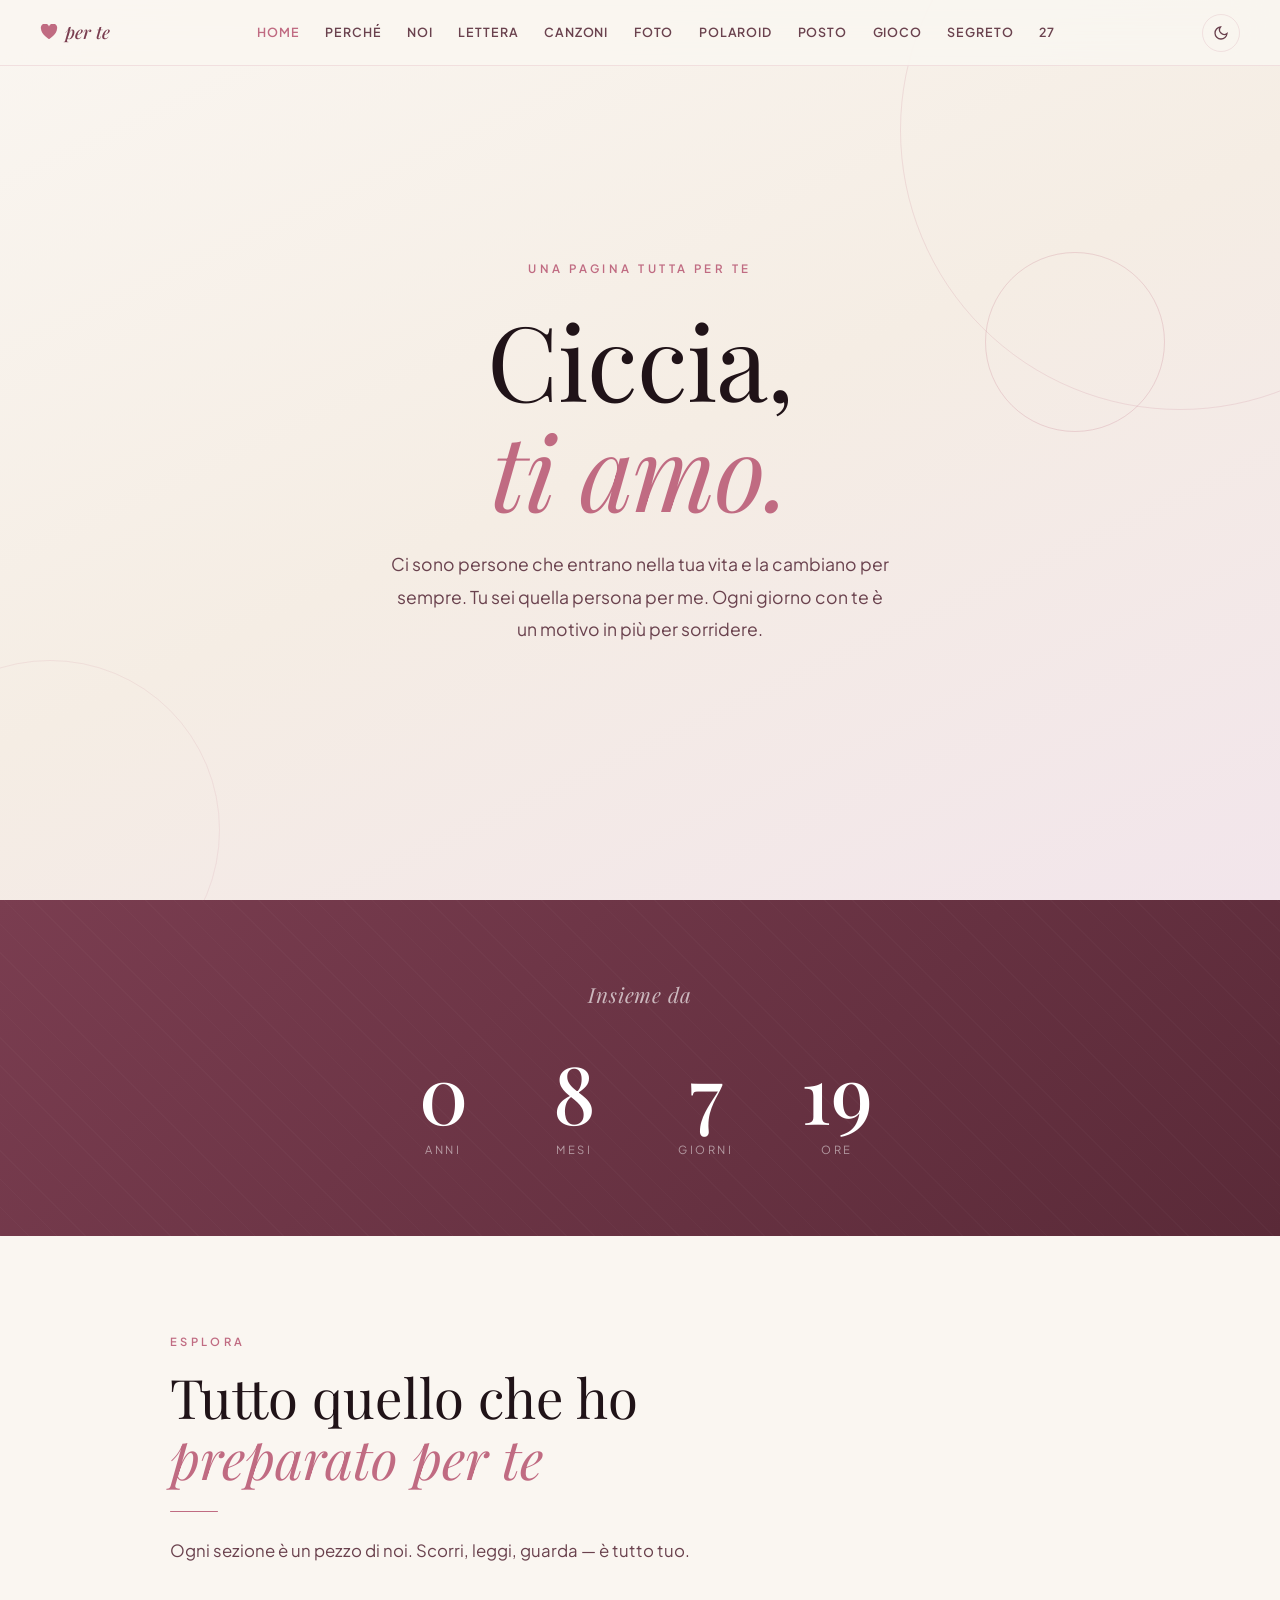
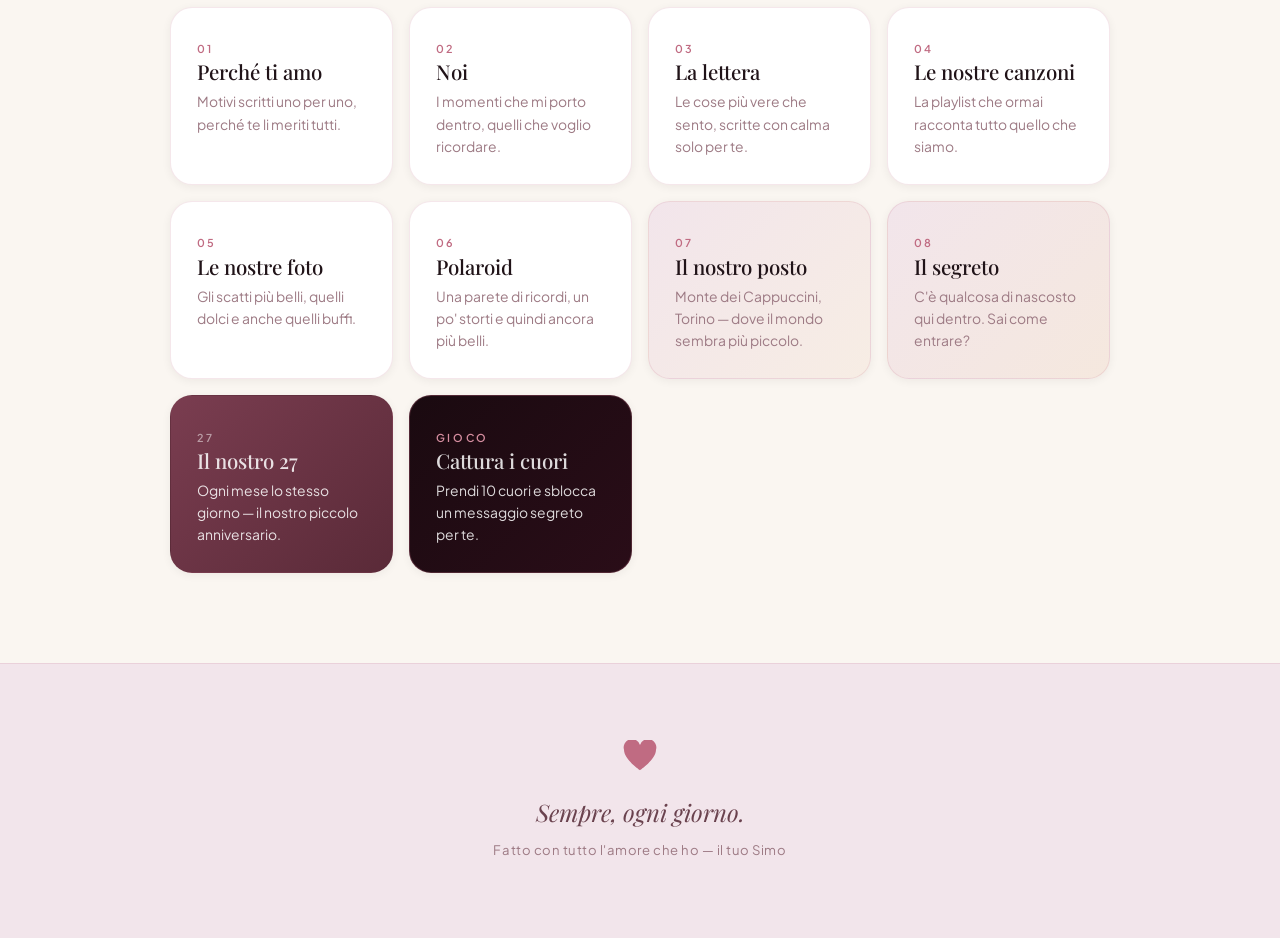
<file: index.html>
<!DOCTYPE html>
<html lang="it">
<head>
  <meta charset="UTF-8">
  <meta name="viewport" content="width=device-width, initial-scale=1.0">
  <link rel="icon" type="image/png" href="images/icon.png">
  <title>Per te, Ciccia</title>
  <link rel="preconnect" href="https://fonts.googleapis.com">
  <link rel="preconnect" href="https://fonts.gstatic.com" crossorigin>
  <link href="https://fonts.googleapis.com/css2?family=Playfair+Display:ital,wght@0,400;0,500;0,700;1,400;1,500&family=Plus+Jakarta+Sans:wght@300;400;500;600&display=swap" rel="stylesheet">
  <link rel="stylesheet" href="style.css">
</head>
<body>  <nav id="navbar">
    <a class="nav-brand" href="index.html">
      <svg width="18" height="16" viewBox="0 0 20 18" fill="currentColor" aria-hidden="true"><path d="M10 17C10 17 1 11 1 5.5A4.5 4.5 0 0 1 10 2.8 4.5 4.5 0 0 1 19 5.5C19 11 10 17 10 17Z"/></svg>
      per te
    </a>
    <div class="nav-links">
      <a href="index.html" class="active">Home</a>
      <a href="perche.html">Perché</a>
      <a href="noi.html">Noi</a>
      <a href="lettera.html">Lettera</a>
      <a href="canzoni.html">Canzoni</a>
      <a href="foto.html">Foto</a>
      <a href="polaroid.html">Polaroid</a>
      <a href="posto.html">Posto</a>
      <a href="gioco.html">Gioco</a>
      <a href="segreto.html">Segreto</a>
      <a href="anniversario.html">27</a>
    </div>
    <div class="nav-right">
      <button class="theme-toggle" id="themeToggle" aria-label="Cambia tema">
        <svg width="16" height="16" viewBox="0 0 24 24" fill="none" stroke="currentColor" stroke-width="2"><path d="M21 12.79A9 9 0 1 1 11.21 3 7 7 0 0 0 21 12.79z"/></svg>
      </button>
    </div>
  </nav>
  <main>
    <section id="hero">
      <div class="hero-deco">
        <div class="deco-ring ring-1"></div>
        <div class="deco-ring ring-2"></div>
        <div class="deco-ring ring-3"></div>
      </div>
      <div class="hero-inner">
        <p class="eyebrow">una pagina tutta per te</p>
        <h1>Ciccia,<br><em>ti amo.</em></h1>
        <p class="hero-sub">
          Ci sono persone che entrano nella tua vita e la cambiano per sempre.
          Tu sei quella persona per me. Ogni giorno con te è un motivo in più per sorridere.
        </p>
        <div class="hero-actions">
          
        </div>
      </div>
    </section>

    <section id="counter">
      <div class="counter-inner">
        <p class="counter-label-top">Insieme da</p>
        <div class="counter-grid">
          <div class="cnt-item"><span class="cnt-num" id="cnt-years">0</span><span class="cnt-label">Anni</span></div>
          <div class="cnt-item"><span class="cnt-num" id="cnt-months">0</span><span class="cnt-label">Mesi</span></div>
          <div class="cnt-item"><span class="cnt-num" id="cnt-days">0</span><span class="cnt-label">Giorni</span></div>
          <div class="cnt-item"><span class="cnt-num" id="cnt-hours">0</span><span class="cnt-label">Ore</span></div>
        </div>
      </div>
    </section>

    <section class="section">
      <div class="container">
        <p class="section-tag">Esplora</p>
        <h2 class="section-title">Tutto quello che ho<br><em>preparato per te</em></h2>
        <div class="title-rule"></div>
        <p class="body-text">Ogni sezione è un pezzo di noi. Scorri, leggi, guarda — è tutto tuo.</p>
        <div class="home-grid">
          <a href="perche.html" class="home-card"><span class="home-card-num">01</span><h3>Perché ti amo</h3><p>Motivi scritti uno per uno, perché te li meriti tutti.</p></a>
          <a href="noi.html" class="home-card"><span class="home-card-num">02</span><h3>Noi</h3><p>I momenti che mi porto dentro, quelli che voglio ricordare.</p></a>
          <a href="lettera.html" class="home-card"><span class="home-card-num">03</span><h3>La lettera</h3><p>Le cose più vere che sento, scritte con calma solo per te.</p></a>
          <a href="canzoni.html" class="home-card"><span class="home-card-num">04</span><h3>Le nostre canzoni</h3><p>La playlist che ormai racconta tutto quello che siamo.</p></a>
          <a href="foto.html" class="home-card"><span class="home-card-num">05</span><h3>Le nostre foto</h3><p>Gli scatti più belli, quelli dolci e anche quelli buffi.</p></a>
          <a href="polaroid.html" class="home-card"><span class="home-card-num">06</span><h3>Polaroid</h3><p>Una parete di ricordi, un po' storti e quindi ancora più belli.</p></a>
          <a href="posto.html" class="home-card home-card-posto"><span class="home-card-num">07</span><h3>Il nostro posto</h3><p>Monte dei Cappuccini, Torino — dove il mondo sembra più piccolo.</p></a>
          <a href="segreto.html" class="home-card home-card-lock"><span class="home-card-num">08</span><h3>Il segreto</h3><p>C'è qualcosa di nascosto qui dentro. Sai come entrare?</p></a>
          <a href="anniversario.html" class="home-card home-card-anniv"><span class="home-card-num">27</span><h3>Il nostro 27</h3><p>Ogni mese lo stesso giorno — il nostro piccolo anniversario.</p></a>
          <a href="gioco.html" class="home-card home-card-game"><span class="home-card-num">Gioco</span><h3>Cattura i cuori</h3><p>Prendi 10 cuori e sblocca un messaggio segreto per te.</p></a>
        </div>
      </div>
    </section>
  </main>

  <style>
    .home-card-posto { background: linear-gradient(135deg, var(--rose-pale), var(--warm-pale)); }
    .home-card-sky   { background: linear-gradient(135deg, #050A1A, #0D0820); border-color: rgba(100,80,180,0.3); }
    .home-card-sky h3,.home-card-sky p { color:rgba(255,255,255,0.85); }
    .home-card-sky .home-card-num { color:#A08CE0; }
    .home-card-sky:hover { border-color: #A08CE0; }
    .home-card-sky:hover h3 { color: #D0C0FF; }
    .home-card-lock  { background: linear-gradient(135deg, var(--rose-pale), #F5E8DE); }
    .home-card-anniv { background: linear-gradient(135deg, var(--rose-deep), #5A2A38); border-color:transparent; }
    .home-card-anniv h3,.home-card-anniv p { color:rgba(255,255,255,0.85); }
    .home-card-anniv .home-card-num { color:rgba(255,255,255,0.5); }
    .home-card-anniv:hover { border-color:var(--rose-pale); }
    .home-card-anniv:hover h3 { color:#F0B5C8; }
    .home-card-game  { background: linear-gradient(135deg, #1A0A10, #2A0D18); border-color:rgba(192,107,130,0.3); }
    .home-card-game h3,.home-card-game p { color:rgba(255,255,255,0.85); }
    .home-card-game .home-card-num { color:#D68EA0; }
    .home-card-game:hover { border-color:var(--rose); }
    .home-card-game:hover h3 { color:#F0B5C8; }
  </style>
  <footer id="footer">
    <div class="footer-heart">
      <svg width="36" height="32" viewBox="0 0 20 18" fill="currentColor"><path d="M10 17C10 17 1 11 1 5.5A4.5 4.5 0 0 1 10 2.8 4.5 4.5 0 0 1 19 5.5C19 11 10 17 10 17Z"/></svg>
    </div>
    <p class="footer-title">Sempre, ogni giorno.</p>
    <p class="footer-sub">Fatto con tutto l'amore che ho — il tuo Simo</p>
  </footer>
  <div class="petals-wrap"><div id="petals"></div></div>
  <script src="script.js"></script>
</body>
</html>
</file>
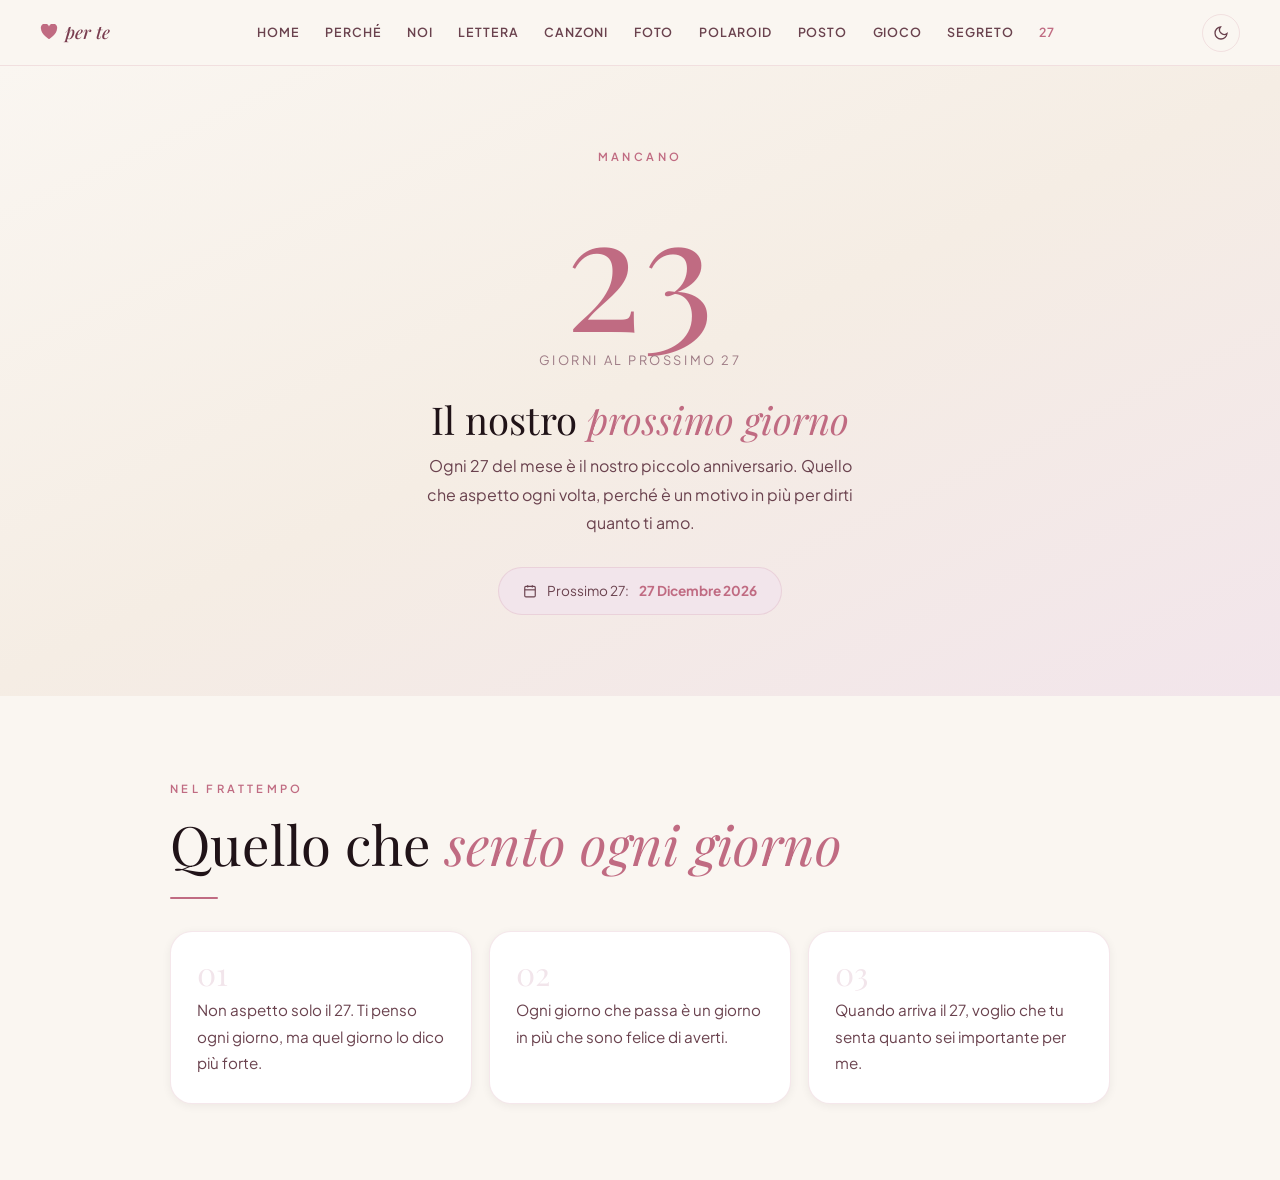
<file: anniversario.html>
<!DOCTYPE html>
<html lang="it">
<head>
  <meta charset="UTF-8">
  <meta name="viewport" content="width=device-width, initial-scale=1.0">
  <link rel="icon" type="image/png" href="images/icon.png">
  <title>Il nostro 27</title>
  <link rel="preconnect" href="https://fonts.googleapis.com">
  <link rel="preconnect" href="https://fonts.gstatic.com" crossorigin>
  <link href="https://fonts.googleapis.com/css2?family=Playfair+Display:ital,wght@0,400;0,500;0,700;1,400;1,500&family=Plus+Jakarta+Sans:wght@300;400;500;600&display=swap" rel="stylesheet">
  <link rel="stylesheet" href="style.css">
</head>
<body>
  <style>
    /* ── Anniversario page styles ── */
    .anniv-page {
      min-height: 100vh;
      padding-top: var(--nav-h);
    }

    /* ── MODALITÀ CELEBRAZIONE (oggi è il 27) ── */
    #celebrate-mode {
      display: none;
      min-height: calc(100vh - var(--nav-h));
      position: relative; overflow: hidden;
    }
    #celebrate-mode.active { display: block; }

    .celebrate-hero {
      min-height: 60vh; display: flex; align-items: center; justify-content: center;
      position: relative; overflow: hidden; text-align: center; padding: 4rem 2rem 3rem;
      background: linear-gradient(155deg, #FAF6F1 0%, #F2E5EB 40%, #F5E8DE 100%);
    }
    [data-theme="dark"] .celebrate-hero {
      background: linear-gradient(155deg, #130D10 0%, #1D1318 40%, #251812 100%);
    }
    .celebrate-tag {
      font-size: 0.7rem; letter-spacing: 0.3em; text-transform: uppercase;
      color: var(--rose); font-weight: 600; display: block; margin-bottom: 1.2rem;
    }
    .celebrate-num {
      font-family: var(--font-display);
      font-size: clamp(5rem,18vw,12rem);
      font-weight: 400; line-height: 0.9; color: var(--rose);
      display: block; margin-bottom: 0.3rem;
      animation: numPop 0.8s 0.2s cubic-bezier(0.16,1,0.3,1) both;
    }
    @keyframes numPop { from{transform:scale(0.6);opacity:0} to{transform:scale(1);opacity:1} }
    .celebrate-title {
      font-family: var(--font-display);
      font-size: clamp(1.8rem,5vw,3rem); font-weight: 400; color: var(--text);
      line-height: 1.2; margin-bottom: 0.6rem;
    }
    .celebrate-title em { font-style: italic; color: var(--rose); }
    .celebrate-sub { font-size: clamp(0.9rem,2vw,1rem); color: var(--text-soft); line-height: 1.8; max-width: 460px; margin: 0 auto; }

    .celebrate-counter-strip {
      background: linear-gradient(135deg, var(--rose-deep) 0%, #5A2A38 100%);
      padding: 2rem clamp(1.2rem,5vw,2.5rem); text-align: center;
    }
    .celebrate-counter-strip p {
      font-family: var(--font-display); font-style: italic;
      color: rgba(255,255,255,0.7); font-size: 1rem; margin-bottom: 0.8rem;
    }
    .months-num {
      font-family: var(--font-display);
      font-size: clamp(3rem,8vw,5.5rem); font-weight: 500; color: #fff; line-height: 1;
    }
    .months-label {
      font-size: 0.75rem; letter-spacing: 0.2em; text-transform: uppercase;
      color: rgba(255,255,255,0.5); display: block; margin-top: 0.4rem;
    }

    /* ── MODALITÀ CONTO ALLA ROVESCIA (non è il 27) ── */
    #countdown-mode {
      display: none;
      min-height: calc(100vh - var(--nav-h));
    }
    #countdown-mode.active { display: block; }

    .countdown-hero {
      min-height: 70vh; display: flex; align-items: center; justify-content: center;
      flex-direction: column; text-align: center; padding: 4rem 2rem;
      background: linear-gradient(155deg, #FAF6F1 0%, #F5EDE4 50%, #F2E5EB 100%);
    }
    [data-theme="dark"] .countdown-hero {
      background: linear-gradient(155deg, #130D10 0%, #1D1318 50%, #201318 100%);
    }
    .cd-tag { font-size:0.7rem; letter-spacing:0.3em; text-transform:uppercase; color:var(--rose); font-weight:600; margin-bottom:1.2rem; }
    .cd-days-wrap { margin: 0.5rem 0 1.5rem; }
    .cd-days-big {
      font-family: var(--font-display);
      font-size: clamp(5rem,16vw,10rem); font-weight: 400; line-height: 0.9;
      color: var(--text); display: block;
    }
    .cd-days-big span { color: var(--rose); }
    .cd-days-label {
      font-size: 0.8rem; letter-spacing: 0.2em; text-transform: uppercase;
      color: var(--text-muted); display: block; margin-top: 0.8rem;
    }
    .cd-title {
      font-family: var(--font-display); font-size: clamp(1.5rem,4vw,2.4rem);
      font-weight: 400; color: var(--text); line-height: 1.2; margin-bottom: 0.6rem;
    }
    .cd-title em { font-style: italic; color: var(--rose); }
    .cd-sub { font-size: clamp(0.9rem,2vw,1rem); color: var(--text-soft); line-height: 1.8; max-width: 440px; }

    .cd-next-date {
      display: inline-flex; align-items: center; gap: 0.6rem;
      margin-top: 1.8rem; padding: 0.7rem 1.5rem;
      background: var(--rose-pale); border: 1px solid var(--border);
      border-radius: var(--radius-full); font-size: 0.85rem; color: var(--text-soft);
    }
    .cd-next-date strong { color: var(--rose); }

    /* Sezione messaggi (comune) */
    .anniv-section { padding: clamp(3rem,6vw,5rem) clamp(1.2rem,5vw,2.5rem); }
    .anniv-messages-grid {
      display: grid; grid-template-columns: repeat(auto-fill, minmax(260px,1fr));
      gap: 1.1rem; margin-top: 2rem;
    }
    .anniv-msg-card {
      background: var(--white); border: 1px solid var(--border);
      border-radius: var(--radius-lg); padding: 1.6rem;
      box-shadow: var(--shadow-sm);
    }
    .anniv-msg-card .reason-num { font-family: var(--font-display); font-size: 2rem; color: var(--rose-pale); display: block; margin-bottom: 0.5rem; }
    .anniv-msg-card p { font-size: 0.95rem; color: var(--text-soft); line-height: 1.75; }

    /* Confetti */
    @keyframes confettiFall { 0%{transform:translateY(-20px) rotate(0);opacity:1} 100%{transform:translateY(100vh) rotate(720deg);opacity:0} }
    .cconf { position:fixed;top:-20px;z-index:10;width:8px;height:8px;border-radius:2px;animation:confettiFall linear forwards;pointer-events:none; }
  </style>
  <nav id="navbar">
    <a class="nav-brand" href="index.html">
      <svg width="18" height="16" viewBox="0 0 20 18" fill="currentColor" aria-hidden="true"><path d="M10 17C10 17 1 11 1 5.5A4.5 4.5 0 0 1 10 2.8 4.5 4.5 0 0 1 19 5.5C19 11 10 17 10 17Z"/></svg>
      per te
    </a>
    <div class="nav-links">
      <a href="index.html">Home</a>
      <a href="perche.html">Perché</a>
      <a href="noi.html">Noi</a>
      <a href="lettera.html">Lettera</a>
      <a href="canzoni.html">Canzoni</a>
      <a href="foto.html">Foto</a>
      <a href="polaroid.html">Polaroid</a>
      <a href="posto.html">Posto</a>
      <a href="gioco.html">Gioco</a>
      <a href="segreto.html">Segreto</a>
      <a href="anniversario.html" class="active">27</a>
    </div>
    <div class="nav-right">
      <button class="theme-toggle" id="themeToggle" aria-label="Cambia tema">
        <svg width="16" height="16" viewBox="0 0 24 24" fill="none" stroke="currentColor" stroke-width="2"><path d="M21 12.79A9 9 0 1 1 11.21 3 7 7 0 0 0 21 12.79z"/></svg>
      </button>
    </div>
  </nav>
  <div class="anniv-page">

    <!-- ── MODALITÀ CELEBRAZIONE ── -->
    <div id="celebrate-mode">
      <div class="celebrate-hero">
        <div style="position:relative;z-index:2;">
          <span class="celebrate-tag">Oggi è un giorno speciale</span>
          <span class="celebrate-num">27</span>
          <h1 class="celebrate-title">Il nostro <em>giorno</em></h1>
          <p class="celebrate-sub">
            Ogni 27 del mese mi fermo un secondo e penso a quanto sono fortunato ad averti.
            Oggi è uno di quei giorni.
          </p>
        </div>
        <div class="hero-deco" style="z-index:1;">
          <div class="deco-ring ring-1"></div>
          <div class="deco-ring ring-2"></div>
        </div>
      </div>

      <div class="celebrate-counter-strip">
        <p>Insieme da</p>
        <div style="display:flex;justify-content:center;gap:2.5rem;flex-wrap:wrap;">
          <div>
            <span class="months-num" id="monthsCount">0</span>
            <span class="months-label">Mesi</span>
          </div>
          <div>
            <span class="months-num" id="daysCount">0</span>
            <span class="months-label">Giorni totali</span>
          </div>
        </div>
      </div>

      <section class="anniv-section section-alt">
        <div class="container">
          <p class="section-tag">Ogni 27</p>
          <h2 class="section-title">Quello che <em>sento oggi</em></h2>
          <div class="title-rule"></div>
          <div class="anniv-messages-grid">
            <div class="anniv-msg-card"><span class="reason-num">01</span><p>Grazie per essere rimasta. Grazie per scegliermi ancora una volta.</p></div>
            <div class="anniv-msg-card"><span class="reason-num">02</span><p>Ogni mese con te è diverso e migliore di quello prima.</p></div>
            <div class="anniv-msg-card"><span class="reason-num">03</span><p>Non so dove saremo tra un anno, ma so che voglio essere lì con te.</p></div>
          </div>
        </div>
      </section>
    </div>

    <!-- ── MODALITÀ COUNTDOWN ── -->
    <div id="countdown-mode">
      <div class="countdown-hero">
        <span class="cd-tag">Mancano</span>
        <div class="cd-days-wrap">
          <span class="cd-days-big"><span id="daysLeft">0</span></span>
          <span class="cd-days-label">giorni al prossimo 27</span>
        </div>
        <h2 class="cd-title">Il nostro <em>prossimo giorno</em></h2>
        <p class="cd-sub">
          Ogni 27 del mese è il nostro piccolo anniversario.
          Quello che aspetto ogni volta, perché è un motivo in più per dirti quanto ti amo.
        </p>
        <div class="cd-next-date">
          <svg width="14" height="14" viewBox="0 0 24 24" fill="none" stroke="currentColor" stroke-width="2"><rect x="3" y="4" width="18" height="18" rx="2" ry="2"/><line x1="16" y1="2" x2="16" y2="6"/><line x1="8" y1="2" x2="8" y2="6"/><line x1="3" y1="10" x2="21" y2="10"/></svg>
          Prossimo 27: <strong id="nextDateStr">—</strong>
        </div>
      </div>

      <section class="anniv-section">
        <div class="container">
          <p class="section-tag">Nel frattempo</p>
          <h2 class="section-title">Quello che <em>sento ogni giorno</em></h2>
          <div class="title-rule"></div>
          <div class="anniv-messages-grid">
            <div class="anniv-msg-card"><span class="reason-num">01</span><p>Non aspetto solo il 27. Ti penso ogni giorno, ma quel giorno lo dico più forte.</p></div>
            <div class="anniv-msg-card"><span class="reason-num">02</span><p>Ogni giorno che passa è un giorno in più che sono felice di averti.</p></div>
            <div class="anniv-msg-card"><span class="reason-num">03</span><p>Quando arriva il 27, voglio che tu senta quanto sei importante per me.</p></div>
          </div>
        </div>
      </section>
    </div>

  </div>

  <script>
  (function() {
    const today     = new Date();
    const day       = today.getDate();
    const START     = new Date(2026, 2, 27); // 27 Marzo 2026 — CAMBIA SE NECESSARIO
    const MONTHS_IT = ['Gennaio','Febbraio','Marzo','Aprile','Maggio','Giugno',
                       'Luglio','Agosto','Settembre','Ottobre','Novembre','Dicembre'];

    if (day === 27) {
      // ── MODALITÀ CELEBRAZIONE ──
      document.getElementById('celebrate-mode').classList.add('active');

      // Calcola mesi insieme
      const months = (today.getFullYear() - START.getFullYear()) * 12
                   + (today.getMonth() - START.getMonth());
      const days   = Math.floor((today - START) / (1000 * 60 * 60 * 24));
      document.getElementById('monthsCount').textContent = months;
      document.getElementById('daysCount').textContent   = days;

      // Confetti celebrativi
      const cols = ['#C06B82','#D68EA0','#C9835A','#F0B5C8','#7A3D50','#FAF6F1'];
      for (let i = 0; i < 80; i++) {
        const c = document.createElement('div');
        c.className = 'cconf';
        c.style.left = Math.random() * 100 + 'vw';
        c.style.background = cols[Math.floor(Math.random() * cols.length)];
        c.style.animationDuration = (1.5 + Math.random() * 2) + 's';
        c.style.animationDelay    = (Math.random() * 1.5) + 's';
        c.style.borderRadius      = Math.random() > 0.5 ? '50%' : '2px';
        document.body.appendChild(c);
        setTimeout(() => c.remove(), 5000);
      }

    } else {
      // ── MODALITÀ COUNTDOWN ──
      document.getElementById('countdown-mode').classList.add('active');

      // Calcola prossimo 27
      let next = new Date(today.getFullYear(), today.getMonth(), 27);
      if (today.getDate() >= 27) next = new Date(today.getFullYear(), today.getMonth() + 1, 27);
      const diff = Math.ceil((next - today) / (1000 * 60 * 60 * 24));
      document.getElementById('daysLeft').textContent  = diff;
      document.getElementById('nextDateStr').textContent =
        '27 ' + MONTHS_IT[next.getMonth()] + ' ' + next.getFullYear();
    }
  })();
  </script>
  <div class="petals-wrap"><div id="petals"></div></div>
  <script src="script.js"></script>
</body>
</html>
</file>
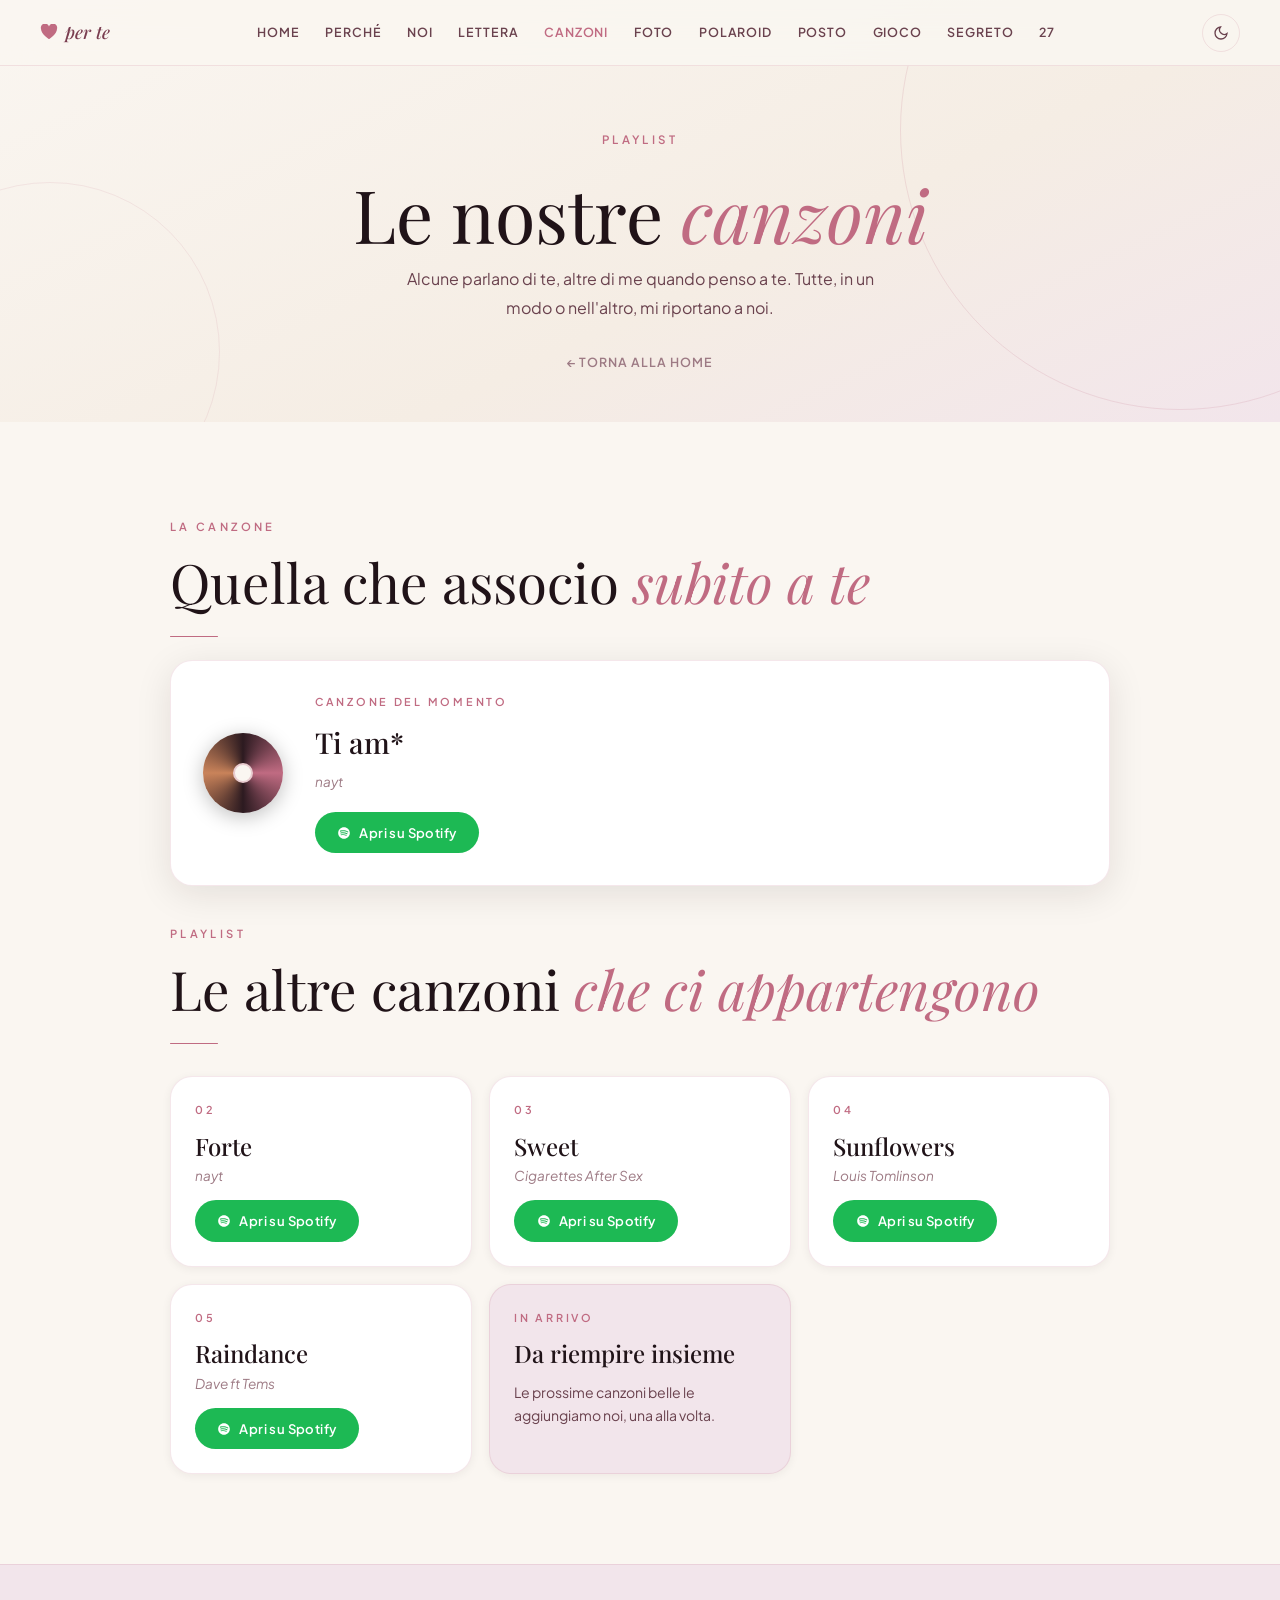
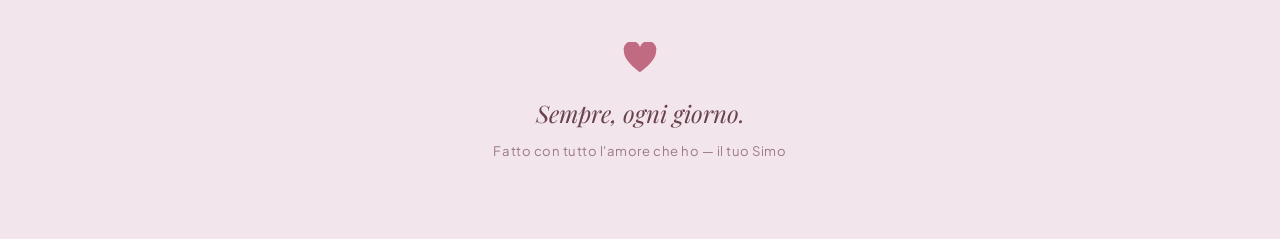
<file: canzoni.html>
<!DOCTYPE html>
<html lang="it">
<head>
  <meta charset="UTF-8">
  <meta name="viewport" content="width=device-width, initial-scale=1.0">
  <link rel="icon" type="image/png" href="images/icon.png">
  <title>Le nostre canzoni</title>
  <link rel="preconnect" href="https://fonts.googleapis.com">
  <link rel="preconnect" href="https://fonts.gstatic.com" crossorigin>
  <link href="https://fonts.googleapis.com/css2?family=Playfair+Display:ital,wght@0,400;0,500;0,700;1,400;1,500&family=Plus+Jakarta+Sans:wght@300;400;500;600&display=swap" rel="stylesheet">
  <link rel="stylesheet" href="style.css">
</head>
<body>  <nav id="navbar">
    <a class="nav-brand" href="index.html">
      <svg width="18" height="16" viewBox="0 0 20 18" fill="currentColor" aria-hidden="true"><path d="M10 17C10 17 1 11 1 5.5A4.5 4.5 0 0 1 10 2.8 4.5 4.5 0 0 1 19 5.5C19 11 10 17 10 17Z"/></svg>
      per te
    </a>
    <div class="nav-links">
      <a href="index.html">Home</a>
      <a href="perche.html">Perché</a>
      <a href="noi.html">Noi</a>
      <a href="lettera.html">Lettera</a>
      <a href="canzoni.html" class="active">Canzoni</a>
      <a href="foto.html">Foto</a>
      <a href="polaroid.html">Polaroid</a>
      <a href="posto.html">Posto</a>
      <a href="gioco.html">Gioco</a>
      <a href="segreto.html">Segreto</a>
      <a href="anniversario.html">27</a>
    </div>
    <div class="nav-right">
      <button class="theme-toggle" id="themeToggle" aria-label="Cambia tema">
        <svg width="16" height="16" viewBox="0 0 24 24" fill="none" stroke="currentColor" stroke-width="2"><path d="M21 12.79A9 9 0 1 1 11.21 3 7 7 0 0 0 21 12.79z"/></svg>
      </button>
    </div>
  </nav>
  <main>
    <header class="sub-hero">
      <div class="hero-deco">
        <div class="deco-ring ring-1"></div>
        <div class="deco-ring ring-2"></div>
      </div>
      <p class="eyebrow">playlist</p>
      <h1 class="sub-title">Le nostre <em>canzoni</em></h1>
      <p class="sub-desc">Alcune parlano di te, altre di me quando penso a te. Tutte, in un modo o nell'altro, mi riportano a noi.</p>
      <a href="index.html" class="back-link">&#8592; Torna alla home</a>
    </header>

    <section class="section">
      <div class="container">
        <p class="section-tag">La canzone</p>
        <h2 class="section-title">Quella che associo <em>subito a te</em></h2>
        <div class="title-rule"></div>
        <div class="song-big">
          <div id="vinyl"></div>
          <div class="song-info">
            <span class="playlist-num">Canzone del momento</span>
            <h3 id="song-title">Ti am*</h3>
            <p class="playlist-artist" id="song-artist">nayt</p>
            <a id="spotify-link" href="#" target="_blank" rel="noopener noreferrer" class="spotify-btn">
              <svg width="14" height="14" viewBox="0 0 24 24" fill="currentColor"><path d="M12 2C6.477 2 2 6.477 2 12s4.477 10 10 10 10-4.477 10-10S17.523 2 12 2zm4.586 14.424a.622.622 0 0 1-.857.207c-2.348-1.435-5.304-1.76-8.785-.964a.623.623 0 0 1-.277-1.215c3.809-.87 7.076-.496 9.712 1.115a.623.623 0 0 1 .207.857zm1.224-2.722a.78.78 0 0 1-1.072.257c-2.687-1.652-6.785-2.131-9.965-1.166a.78.78 0 0 1-.973-.516.781.781 0 0 1 .517-.972c3.632-1.102 8.147-.568 11.235 1.325a.78.78 0 0 1 .258 1.072zm.105-2.835C14.692 8.95 9.375 8.775 6.297 9.71a.937.937 0 1 1-.543-1.793c3.532-1.072 9.404-.865 13.115 1.338a.937.937 0 0 1-.954 1.612z"/></svg>
              Apri su Spotify
            </a>
          </div>
        </div>

        <p class="section-tag">Playlist</p>
        <h2 class="section-title">Le altre canzoni <em>che ci appartengono</em></h2>
        <div class="title-rule"></div>
        <div class="playlist-grid">
          <div class="playlist-card">
            <span class="playlist-num">02</span>
            <h3>Forte</h3>
            <p class="playlist-artist">nayt</p>
            <p class="playlist-note"></p>
            <a id="spotify-link"
              href="https://open.spotify.com/track/6apJOtqLZ0IhzX3dW7scxy"
                  target="_blank"
                  rel="noopener noreferrer"
                  class="spotify-btn">
                  <svg width="14" height="14" viewBox="0 0 24 24" fill="currentColor">
                    <path d="M12 2C6.477 2 2 6.477 2 12s4.477 10 10 10 10-4.477 10-10S17.523 2 12 2zm4.586 14.424a.622.622 0 0 1-.857.207c-2.348-1.435-5.304-1.76-8.785-.964a.623.623 0 0 1-.277-1.215c3.809-.87 7.076-.496 9.712 1.115a.623.623 0 0 1 .207.857zm1.224-2.722a.78.78 0 0 1-1.072.257c-2.687-1.652-6.785-2.131-9.965-1.166a.78.78 0 0 1-.973-.516.781.781 0 0 1 .517-.972c3.632-1.102 8.147-.568 11.235 1.325a.78.78 0 0 1 .258 1.072zm.105-2.835C14.692 8.95 9.375 8.775 6.297 9.71a.937.937 0 1 1-.543-1.793c3.532-1.072 9.404-.865 13.115 1.338a.937.937 0 0 1-.954 1.612z"/>
                  </svg>
                  Apri su Spotify
                </a>
                            
          </div>
          <div class="playlist-card">
            <span class="playlist-num">03</span>
            <h3>Sweet</h3>
            <p class="playlist-artist">Cigarettes After Sex</p>
            <p class="playlist-note"></p>
            <a id="spotify-link"
                  href="https://open.spotify.com/intl-it/track/2KhrPRV0V1FS2l4eQMJUWt?si=7341e416aac34d6f"
                  target="_blank"
                  rel="noopener noreferrer"
                  class="spotify-btn">
                  <svg width="14" height="14" viewBox="0 0 24 24" fill="currentColor">
                    <path d="M12 2C6.477 2 2 6.477 2 12s4.477 10 10 10 10-4.477 10-10S17.523 2 12 2zm4.586 14.424a.622.622 0 0 1-.857.207c-2.348-1.435-5.304-1.76-8.785-.964a.623.623 0 0 1-.277-1.215c3.809-.87 7.076-.496 9.712 1.115a.623.623 0 0 1 .207.857zm1.224-2.722a.78.78 0 0 1-1.072.257c-2.687-1.652-6.785-2.131-9.965-1.166a.78.78 0 0 1-.973-.516.781.781 0 0 1 .517-.972c3.632-1.102 8.147-.568 11.235 1.325a.78.78 0 0 1 .258 1.072zm.105-2.835C14.692 8.95 9.375 8.775 6.297 9.71a.937.937 0 1 1-.543-1.793c3.532-1.072 9.404-.865 13.115 1.338a.937.937 0 0 1-.954 1.612z"/>
                  </svg>
                  Apri su Spotify
                </a>
          </div>
          <div class="playlist-card">
            <span class="playlist-num">04</span>
            <h3>Sunflowers</h3>
            <p class="playlist-artist">Louis Tomlinson</p>
            <p class="playlist-note"></p>
            <a id="spotify-link"
                  href="https://open.spotify.com/intl-it/track/7oM4Kb4yGpU2F12UFWJMcY?si=9702571a05544bc5"
                  target="_blank"
                  rel="noopener noreferrer"
                  class="spotify-btn">
                  <svg width="14" height="14" viewBox="0 0 24 24" fill="currentColor">
                    <path d="M12 2C6.477 2 2 6.477 2 12s4.477 10 10 10 10-4.477 10-10S17.523 2 12 2zm4.586 14.424a.622.622 0 0 1-.857.207c-2.348-1.435-5.304-1.76-8.785-.964a.623.623 0 0 1-.277-1.215c3.809-.87 7.076-.496 9.712 1.115a.623.623 0 0 1 .207.857zm1.224-2.722a.78.78 0 0 1-1.072.257c-2.687-1.652-6.785-2.131-9.965-1.166a.78.78 0 0 1-.973-.516.781.781 0 0 1 .517-.972c3.632-1.102 8.147-.568 11.235 1.325a.78.78 0 0 1 .258 1.072zm.105-2.835C14.692 8.95 9.375 8.775 6.297 9.71a.937.937 0 1 1-.543-1.793c3.532-1.072 9.404-.865 13.115 1.338a.937.937 0 0 1-.954 1.612z"/>
                  </svg>
                  Apri su Spotify
                </a>
          </div>
          <div class="playlist-card">
            <span class="playlist-num">05</span>
            <h3>Raindance</h3>
            <p class="playlist-artist">Dave ft Tems</p>
            <p class="playlist-note"></p>
            <a id="spotify-link"
                  href="https://open.spotify.com/intl-it/track/3oTuTpF1F3A7rEC6RKsMRz?si=75ef84c181384edf"
                  target="_blank"
                  rel="noopener noreferrer"
                  class="spotify-btn">
                  <svg width="14" height="14" viewBox="0 0 24 24" fill="currentColor">
                    <path d="M12 2C6.477 2 2 6.477 2 12s4.477 10 10 10 10-4.477 10-10S17.523 2 12 2zm4.586 14.424a.622.622 0 0 1-.857.207c-2.348-1.435-5.304-1.76-8.785-.964a.623.623 0 0 1-.277-1.215c3.809-.87 7.076-.496 9.712 1.115a.623.623 0 0 1 .207.857zm1.224-2.722a.78.78 0 0 1-1.072.257c-2.687-1.652-6.785-2.131-9.965-1.166a.78.78 0 0 1-.973-.516.781.781 0 0 1 .517-.972c3.632-1.102 8.147-.568 11.235 1.325a.78.78 0 0 1 .258 1.072zm.105-2.835C14.692 8.95 9.375 8.775 6.297 9.71a.937.937 0 1 1-.543-1.793c3.532-1.072 9.404-.865 13.115 1.338a.937.937 0 0 1-.954 1.612z"/>
                  </svg>
                  Apri su Spotify
                </a>
          </div>
          <div class="playlist-card playlist-card-special">
            <span class="playlist-num">In arrivo</span>
            <h3>Da riempire insieme</h3>
            <p class="playlist-artist"></p>
            <p class="playlist-note">Le prossime canzoni belle le aggiungiamo noi, una alla volta.</p>
          </div>
        </div>
      </div>
    </section>
  </main>
  <footer id="footer">
    <div class="footer-heart">
      <svg width="36" height="32" viewBox="0 0 20 18" fill="currentColor"><path d="M10 17C10 17 1 11 1 5.5A4.5 4.5 0 0 1 10 2.8 4.5 4.5 0 0 1 19 5.5C19 11 10 17 10 17Z"/></svg>
    </div>
    <p class="footer-title">Sempre, ogni giorno.</p>
    <p class="footer-sub">Fatto con tutto l'amore che ho — il tuo Simo</p>
  </footer>
  <div class="petals-wrap"><div id="petals"></div></div>
  <script src="script.js"></script>
</body>
</html>
</file>
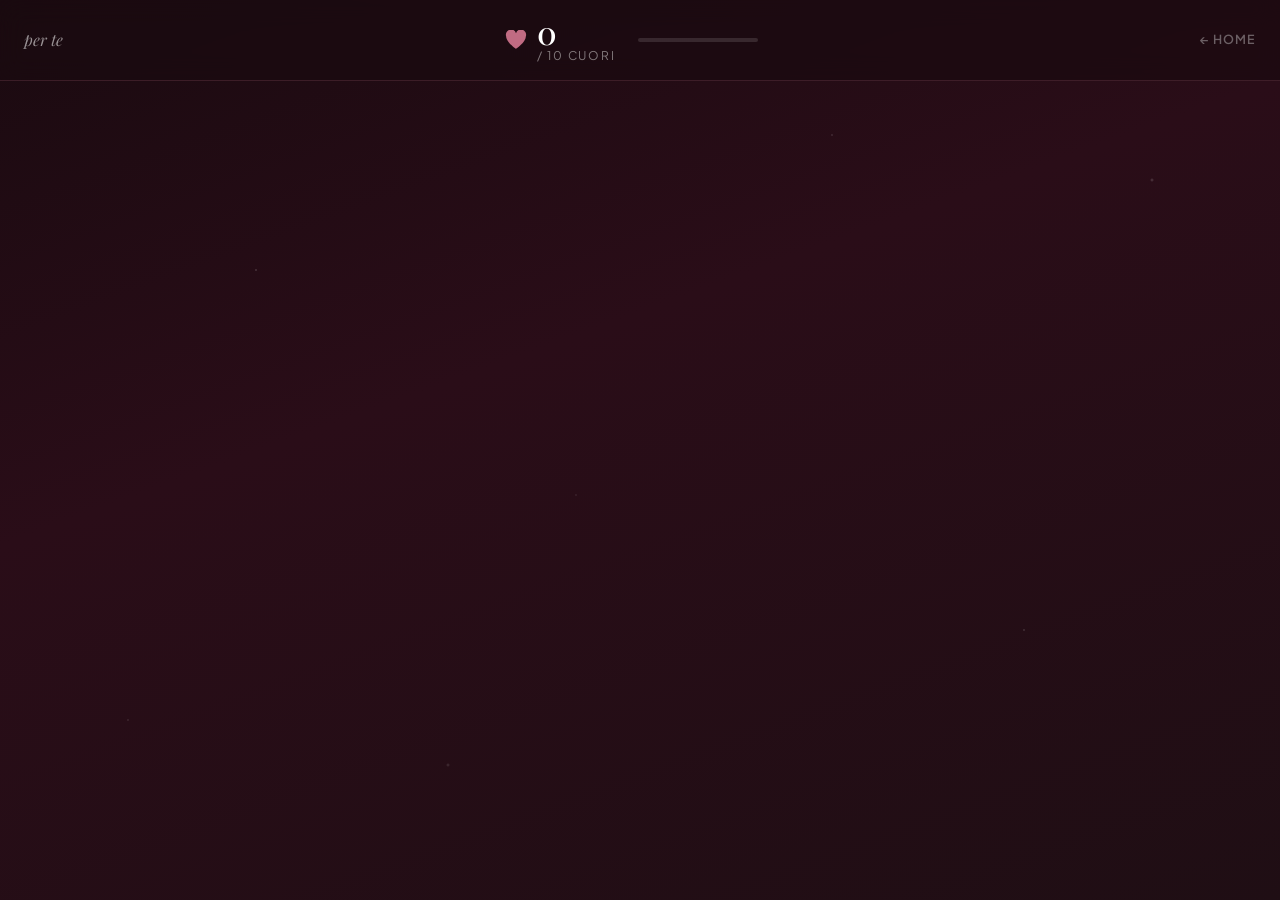
<file: gioco.html>
<!DOCTYPE html>
<html lang="it">
<head>
  <meta charset="UTF-8">
  <meta name="viewport" content="width=device-width, initial-scale=1.0">
  <link rel="icon" type="image/png" href="images/icon.png">
  <title>Cattura i cuori</title>
  <link rel="preconnect" href="https://fonts.googleapis.com">
  <link rel="preconnect" href="https://fonts.gstatic.com" crossorigin>
  <link href="https://fonts.googleapis.com/css2?family=Playfair+Display:ital,wght@0,400;0,500;0,700;1,400;1,500&family=Plus+Jakarta+Sans:wght@300;400;500;600&display=swap" rel="stylesheet">
  <link rel="stylesheet" href="style.css">
  <style>
    /* Override body per il gioco */
    body { overflow: hidden; }

    /* ── ARENA DI GIOCO ── */
    #game-arena {
      position: fixed; inset: 0;
      background: linear-gradient(160deg, #1A0A10 0%, #2A0D18 40%, #1F0E14 100%);
      overflow: hidden;
    }

    /* Stelle di sfondo */
    #game-arena::before {
      content: '';
      position: absolute; inset: 0;
      background-image:
        radial-gradient(1px 1px at 20% 30%, rgba(255,255,255,0.4) 0%, transparent 100%),
        radial-gradient(1px 1px at 65% 15%, rgba(255,255,255,0.3) 0%, transparent 100%),
        radial-gradient(1px 1px at 80% 70%, rgba(255,255,255,0.35) 0%, transparent 100%),
        radial-gradient(1px 1px at 10% 80%, rgba(255,255,255,0.25) 0%, transparent 100%),
        radial-gradient(1px 1px at 45% 55%, rgba(255,255,255,0.2) 0%, transparent 100%),
        radial-gradient(2px 2px at 90% 20%, rgba(255,255,255,0.2) 0%, transparent 100%),
        radial-gradient(2px 2px at 35% 85%, rgba(255,255,255,0.15) 0%, transparent 100%);
      pointer-events: none;
    }

    /* ── HUD ── */
    #hud {
      position: fixed; top: 0; left: 0; right: 0; z-index: 50;
      display: flex; align-items: center; justify-content: space-between;
      padding: 1rem 1.5rem;
      background: rgba(26,10,16,0.7);
      backdrop-filter: blur(12px);
      border-bottom: 1px solid rgba(192,107,130,0.2);
    }
    .hud-brand {
      font-family: var(--font-display); font-style: italic;
      font-size: 1rem; color: rgba(255,255,255,0.55);
    }
    .hud-counter {
      display: flex; align-items: center; gap: 0.6rem;
    }
    .hud-counter-num {
      font-family: var(--font-display); font-size: 2rem; font-weight: 500;
      color: #fff; line-height: 1; transition: transform 0.15s ease, color 0.15s ease;
    }
    .hud-counter-num.bump { transform: scale(1.4); color: #F4A0BC; }
    .hud-counter-label {
      font-size: 0.75rem; letter-spacing: 0.15em; text-transform: uppercase;
      color: rgba(255,255,255,0.45); line-height: 1.3;
    }
    .hud-progress {
      width: 120px; height: 4px; background: rgba(255,255,255,0.12);
      border-radius: 9999px; overflow: hidden;
    }
    .hud-progress-bar {
      height: 100%; background: linear-gradient(90deg, #C06B82, #D4956A);
      border-radius: 9999px; width: 0%; transition: width 0.35s cubic-bezier(0.16,1,0.3,1);
    }
    .hud-back {
      font-size: 0.78rem; font-weight: 600; letter-spacing: 0.08em;
      text-transform: uppercase; color: rgba(255,255,255,0.35);
      text-decoration: none; transition: color 0.2s;
    }
    .hud-back:hover { color: rgba(255,255,255,0.7); }

    /* ── CUORI ── */
    .heart {
      position: absolute;
      cursor: pointer;
      user-select: none;
      filter: drop-shadow(0 0 8px rgba(192,107,130,0.5));
      animation: floatUp linear forwards;
      will-change: transform;
    }
    .heart svg { display: block; }
    .heart:hover { filter: drop-shadow(0 0 16px rgba(214,142,160,0.9)) brightness(1.2); }

    @keyframes floatUp {
      0%   { transform: translateY(0)   translateX(0px)  rotate(0deg);   opacity: 0; }
      6%   { opacity: 1; }
      50%  { transform: translateY(-45vh) translateX(var(--drift)) rotate(var(--rot)); }
      92%  { opacity: 0.7; }
      100% { transform: translateY(-110vh) translateX(calc(var(--drift) * 1.4)) rotate(calc(var(--rot) * 1.2)); opacity: 0; }
    }

    /* Animazione cattura */
    @keyframes catchPop {
      0%   { transform: scale(1);   opacity: 1; }
      40%  { transform: scale(2.2); opacity: 0.9; }
      100% { transform: scale(0);   opacity: 0; }
    }
    .heart.caught {
      animation: catchPop 0.4s cubic-bezier(0.16,1,0.3,1) forwards !important;
      pointer-events: none;
      filter: drop-shadow(0 0 20px rgba(214,142,160,1));
    }

    /* ── PARTICELLE CATCH ── */
    .catch-particle {
      position: absolute; pointer-events: none;
      width: 6px; height: 6px; border-radius: 50%;
      background: var(--rose);
      animation: particleBurst 0.6s ease-out forwards;
    }
    @keyframes particleBurst {
      0%   { transform: translate(0,0) scale(1); opacity: 1; }
      100% { transform: translate(var(--px), var(--py)) scale(0); opacity: 0; }
    }

    /* ── ISTRUZIONE ── */
    #instruction {
      position: fixed; bottom: 2.5rem; left: 50%; transform: translateX(-50%);
      font-size: 0.82rem; letter-spacing: 0.12em; text-transform: uppercase;
      color: rgba(255,255,255,0.28); pointer-events: none; z-index: 10;
      white-space: nowrap; animation: fadeInstruction 3s 1.5s forwards;
    }
    @keyframes fadeInstruction { 0%{opacity:1} 70%{opacity:1} 100%{opacity:0} }

    /* ── WIN SCREEN ── */
    #win-screen {
      position: fixed; inset: 0; z-index: 200;
      display: flex; align-items: center; justify-content: center;
      background: rgba(20,8,13,0.92);
      backdrop-filter: blur(16px);
      opacity: 0; pointer-events: none;
      transition: opacity 0.8s ease;
    }
    #win-screen.visible { opacity: 1; pointer-events: all; }
    .win-card {
      background: linear-gradient(145deg, #F5EDE4, #FBF6F1);
      border-radius: 24px;
      padding: clamp(2.5rem,6vw,4rem);
      max-width: 520px; width: 90%;
      text-align: center;
      box-shadow: 0 40px 80px rgba(0,0,0,0.5), 0 0 0 1px rgba(192,107,130,0.2);
      transform: scale(0.85);
      transition: transform 0.8s cubic-bezier(0.16,1,0.3,1);
    }
    #win-screen.visible .win-card { transform: scale(1); }
    .win-hearts-row {
      display: flex; justify-content: center; gap: 0.4rem;
      margin-bottom: 1.6rem; flex-wrap: wrap;
    }
    .win-hearts-row svg {
      color: var(--rose);
      animation: winHeartPop 0.4s cubic-bezier(0.16,1,0.3,1) backwards;
    }
    .win-title {
      font-family: var(--font-display); font-size: clamp(1.6rem,5vw,2.4rem);
      font-weight: 400; color: #201318; line-height: 1.15; margin-bottom: 0.8rem;
    }
    .win-title em { font-style: italic; color: var(--rose); }
    .win-rule { width: 40px; height: 1.5px; background: var(--rose); margin: 1rem auto; border-radius: 2px; }
    .win-msg {
      font-family: var(--font-display); font-size: 1.05rem; font-style: italic;
      color: #6A424E; line-height: 1.9; margin-bottom: 0.8rem;
    }
    .win-sign {
      font-size: 0.88rem; color: var(--rose); letter-spacing: 0.04em; margin-top: 1rem; display: block;
    }
    .win-replay {
      display: inline-flex; align-items: center; gap: 0.5rem;
      margin-top: 1.8rem; padding: 0.75rem 1.8rem;
      background: var(--rose); color: #fff; border-radius: 9999px;
      font-size: 0.88rem; font-weight: 600; letter-spacing: 0.04em;
      cursor: pointer; border: none;
      transition: background 0.2s, transform 0.2s;
    }
    .win-replay:hover { background: var(--rose-hover); transform: translateY(-2px); }
    @keyframes winHeartPop {
      from { transform: scale(0) rotate(-20deg); opacity: 0; }
      to   { transform: scale(1) rotate(0deg);   opacity: 1; }
    }
    @keyframes confettiFall {
      0%   { transform: translateY(-20px) rotate(0deg);   opacity: 1; }
      100% { transform: translateY(100vh) rotate(720deg); opacity: 0; }
    }
    .confetti-piece {
      position: fixed; top: -20px; z-index: 201;
      width: 8px; height: 8px; border-radius: 2px;
      animation: confettiFall linear forwards;
      pointer-events: none;
    }
  </style>
</head>
<body>
  <div id="game-arena"></div>

  <div id="hud">
    <span class="hud-brand">per te</span>
    <div class="hud-counter">
      <svg width="22" height="20" viewBox="0 0 20 18" fill="#C06B82"><path d="M10 17C10 17 1 11 1 5.5A4.5 4.5 0 0 1 10 2.8 4.5 4.5 0 0 1 19 5.5C19 11 10 17 10 17Z"/></svg>
      <div>
        <div class="hud-counter-num" id="caughtNum">0</div>
        <div class="hud-counter-label">/ 10 cuori</div>
      </div>
      <div style="margin-left:0.8rem;">
        <div class="hud-progress"><div class="hud-progress-bar" id="progressBar"></div></div>
      </div>
    </div>
    <a href="index.html" class="hud-back">&#8592; Home</a>
  </div>

  <p id="instruction">Clicca i cuori per catturarli</p>

  <div id="win-screen">
    <div class="win-card">
      <div class="win-hearts-row" id="winHearts"></div>
      <h2 class="win-title">Brava, <em>le hai prese tutte!</em></h2>
      <div class="win-rule"></div>
      <p class="win-msg">
        Esattamente come hai fatto con me —<br>
        ci sei riuscita senza nemmeno provarci davvero.
      </p>
      <p class="win-msg">
        Ogni cuore che hai preso è uno dei miei,<br>
        e sono tutti tuoi da quel primo giorno.
      </p>
      <span class="win-sign">— ti amo, il tuo Simo</span>
      <button class="win-replay" id="replayBtn">Gioca ancora</button>
    </div>
  </div>

  <script>
  (function() {
    const TARGET = 10;
    const arena  = document.getElementById('game-arena');
    const numEl  = document.getElementById('caughtNum');
    const barEl  = document.getElementById('progressBar');
    const winScr = document.getElementById('win-screen');

    let caught   = 0;
    let spawning = true;
    let spawnTimer = null;

    const COLORS = ['#C06B82','#D68EA0','#C9835A','#D4956A','#7A3D50','#F0B5C8'];

    function spawnHeart() {
      if (!spawning) return;
      const alive = arena.querySelectorAll('.heart:not(.caught)').length;
      if (alive >= 9) { spawnTimer = setTimeout(spawnHeart, 800); return; }

      const size    = 28 + Math.random() * 30;
      const left    = 4  + Math.random() * 88;
      const dur     = 5  + Math.random() * 5;
      const delay   = Math.random() * 0.3;
      const drift   = (Math.random() - 0.5) * 120;
      const rot     = (Math.random() - 0.5) * 30;
      const color   = COLORS[Math.floor(Math.random() * COLORS.length)];

      const h = document.createElement('div');
      h.className = 'heart';
      h.style.cssText = [
        `left:${left}%`, `bottom:-60px`,
        `width:${size}px`, `height:${size}px`,
        `animation-duration:${dur}s`,
        `animation-delay:${delay}s`,
        `--drift:${drift}px`,
        `--rot:${rot}deg`
      ].join(';');
      h.innerHTML = `<svg viewBox="0 0 20 18" width="${size}" height="${size}" fill="${color}"><path d="M10 17C10 17 1 11 1 5.5A4.5 4.5 0 0 1 10 2.8 4.5 4.5 0 0 1 19 5.5C19 11 10 17 10 17Z"/></svg>`;

      h.addEventListener('click', () => catchHeart(h));
      h.addEventListener('animationend', () => { if (!h.classList.contains('caught')) h.remove(); });
      arena.appendChild(h);

      spawnTimer = setTimeout(spawnHeart, 900 + Math.random() * 700);
    }

    function spawnParticles(x, y, color) {
      for (let i = 0; i < 8; i++) {
        const p = document.createElement('div');
        p.className = 'catch-particle';
        p.style.background = color;
        p.style.left = x + 'px';
        p.style.top  = y + 'px';
        const angle = (i / 8) * Math.PI * 2;
        const dist  = 30 + Math.random() * 30;
        p.style.setProperty('--px', Math.cos(angle) * dist + 'px');
        p.style.setProperty('--py', Math.sin(angle) * dist + 'px');
        p.style.animationDuration = (0.4 + Math.random() * 0.3) + 's';
        arena.appendChild(p);
        setTimeout(() => p.remove(), 800);
      }
    }

    function catchHeart(h) {
      if (h.classList.contains('caught')) return;
      caught++;

      // Particelle
      const rect  = h.getBoundingClientRect();
      const cx    = rect.left + rect.width  / 2;
      const cy    = rect.top  + rect.height / 2;
      const color = h.querySelector('svg').getAttribute('fill');
      spawnParticles(cx, cy, color);

      h.classList.add('caught');
      setTimeout(() => h.remove(), 450);

      // Aggiorna HUD
      numEl.textContent = caught;
      numEl.classList.add('bump');
      setTimeout(() => numEl.classList.remove('bump'), 200);
      barEl.style.width = (caught / TARGET * 100) + '%';

      if (caught >= TARGET) win();
    }

    function spawnConfetti() {
      const colors = ['#C06B82','#D68EA0','#C9835A','#F0B5C8','#7A3D50','#FAF6F1'];
      for (let i = 0; i < 60; i++) {
        const c = document.createElement('div');
        c.className = 'confetti-piece';
        c.style.left = Math.random() * 100 + 'vw';
        c.style.background = colors[Math.floor(Math.random() * colors.length)];
        c.style.animationDuration = (1.5 + Math.random() * 2) + 's';
        c.style.animationDelay    = (Math.random() * 1) + 's';
        c.style.borderRadius      = Math.random() > 0.5 ? '50%' : '2px';
        document.body.appendChild(c);
        setTimeout(() => c.remove(), 4000);
      }
    }

    function win() {
      spawning = false;
      clearTimeout(spawnTimer);
      arena.querySelectorAll('.heart').forEach(h => h.remove());

      // Cuoricini nel win card
      const wr = document.getElementById('winHearts');
      for (let i = 0; i < 10; i++) {
        const svg = document.createElementNS('http://www.w3.org/2000/svg','svg');
        svg.setAttribute('viewBox','0 0 20 18');
        svg.setAttribute('width','22'); svg.setAttribute('height','20');
        svg.innerHTML = '<path d="M10 17C10 17 1 11 1 5.5A4.5 4.5 0 0 1 10 2.8 4.5 4.5 0 0 1 19 5.5C19 11 10 17 10 17Z"/>';
        svg.style.animationDelay = (i * 0.07) + 's';
        wr.appendChild(svg);
      }

      winScr.classList.add('visible');
      setTimeout(spawnConfetti, 300);
    }

    document.getElementById('replayBtn').addEventListener('click', () => {
      caught = 0; spawning = true;
      numEl.textContent = '0';
      barEl.style.width = '0%';
      winScr.classList.remove('visible');
      document.getElementById('winHearts').innerHTML = '';
      arena.querySelectorAll('.heart, .catch-particle').forEach(el => el.remove());
      setTimeout(spawnHeart, 400);
    });

    // Start
    setTimeout(spawnHeart, 600);
  })();
  </script>
</body>
</html>
</file>
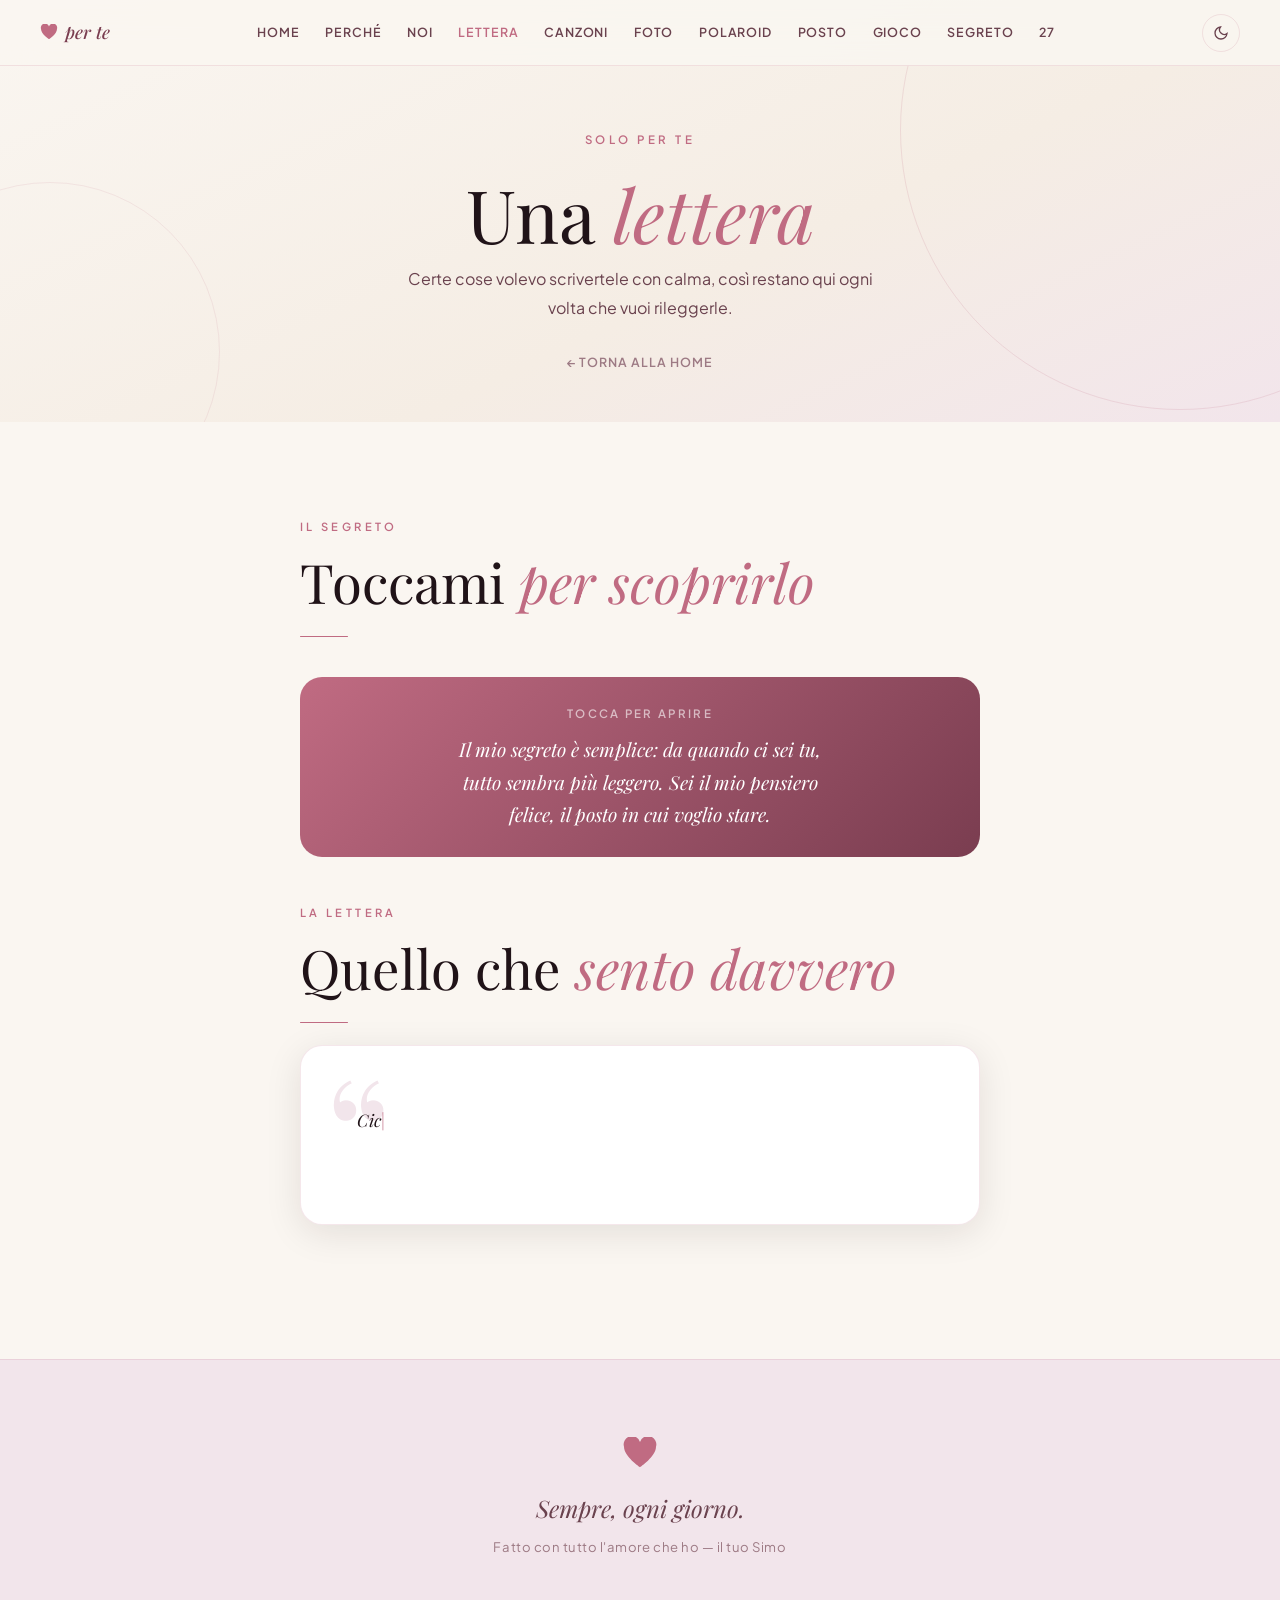
<file: lettera.html>
<!DOCTYPE html>
<html lang="it">
<head>
  <meta charset="UTF-8">
  <meta name="viewport" content="width=device-width, initial-scale=1.0">
  <link rel="icon" type="image/png" href="images/icon.png">
  <title>La lettera</title>
  <link rel="preconnect" href="https://fonts.googleapis.com">
  <link rel="preconnect" href="https://fonts.gstatic.com" crossorigin>
  <link href="https://fonts.googleapis.com/css2?family=Playfair+Display:ital,wght@0,400;0,500;0,700;1,400;1,500&family=Plus+Jakarta+Sans:wght@300;400;500;600&display=swap" rel="stylesheet">
  <link rel="stylesheet" href="style.css">
</head>
<body>  <nav id="navbar">
    <a class="nav-brand" href="index.html">
      <svg width="18" height="16" viewBox="0 0 20 18" fill="currentColor" aria-hidden="true"><path d="M10 17C10 17 1 11 1 5.5A4.5 4.5 0 0 1 10 2.8 4.5 4.5 0 0 1 19 5.5C19 11 10 17 10 17Z"/></svg>
      per te
    </a>
    <div class="nav-links">
      <a href="index.html">Home</a>
      <a href="perche.html">Perché</a>
      <a href="noi.html">Noi</a>
      <a href="lettera.html" class="active">Lettera</a>
      <a href="canzoni.html">Canzoni</a>
      <a href="foto.html">Foto</a>
      <a href="polaroid.html">Polaroid</a>
      <a href="posto.html">Posto</a>
      <a href="gioco.html">Gioco</a>
      <a href="segreto.html">Segreto</a>
      <a href="anniversario.html">27</a>
    </div>
    <div class="nav-right">
      <button class="theme-toggle" id="themeToggle" aria-label="Cambia tema">
        <svg width="16" height="16" viewBox="0 0 24 24" fill="none" stroke="currentColor" stroke-width="2"><path d="M21 12.79A9 9 0 1 1 11.21 3 7 7 0 0 0 21 12.79z"/></svg>
      </button>
    </div>
  </nav>
  <main>
    <header class="sub-hero">
      <div class="hero-deco">
        <div class="deco-ring ring-1"></div>
        <div class="deco-ring ring-2"></div>
      </div>
      <p class="eyebrow">solo per te</p>
      <h1 class="sub-title">Una <em>lettera</em></h1>
      <p class="sub-desc">Certe cose volevo scrivertele con calma, così restano qui ogni volta che vuoi rileggerle.</p>
      <a href="index.html" class="back-link">&#8592; Torna alla home</a>
    </header>

    <section class="section">
      <div class="container-narrow">
        <p class="section-tag">Il segreto</p>
        <h2 class="section-title">Toccami <em>per scoprirlo</em></h2>
        <div class="title-rule"></div>

        <div class="letter-wrap">
          <div class="secret-card" id="secretCard">
            <div class="secret-inner">
              <div class="secret-face secret-front">
                <span class="hint">Tocca per aprire</span>
                <p>Il mio segreto è semplice: da quando ci sei tu, tutto sembra più leggero. Sei il mio pensiero felice, il posto in cui voglio stare.</p>
              </div>
              <div class="secret-face secret-back">
                <p class="letter-text">
                  Da quando ci sei tu, ho capito cosa significa avere un posto sicuro.
                  Non un luogo fisico — tu. Sei tu il mio posto.
                </p>
                <span class="letter-sign">— con tutto l'amore che ho, il tuo Simo</span>
              </div>
            </div>
          </div>

          <p class="section-tag">La lettera</p>
          <h2 class="section-title">Quello che <em>sento davvero</em></h2>
          <div class="title-rule"></div>

          <div class="letter-card" id="letterCard">
            <p class="letter-text" id="lp1">
              Ciccia mia, ci sono cose che è difficile dire a voce, non perché non le senta,
              ma perché le parole al momento giusto escono sempre un po' storte.
              Allora le scrivo qui, dove restano.
            </p>
            <p class="letter-text mt" id="lp2">
              Voglio che tu sappia quanto sei importante per me. Non solo nei giorni belli,
              ma anche in quelli normali, in quelli in cui non sta succedendo niente di speciale
              eppure tu sei comunque la parte migliore della giornata.
            </p>
            <p class="letter-text mt" id="lp3">
              Sei bella in un modo che mi disarma. Sei forte anche quando non ci credi.
              Sei gentile anche quando potresti non esserlo.
              E sei la persona con cui voglio condividere tutto —
              le cose buone e quelle meno buone, le risate e i silenzi.
            </p>
            <p class="letter-text mt" id="lp4">
              Grazie per esserci. Grazie per essere te.
              Grazie per scegliermi ogni giorno.
            </p>
            <span class="letter-sign" id="lsign">— il tuo Simo</span>
          </div>

          <!-- Indicatore macchina da scrivere -->
          <p class="tw-hint" id="twHint">Scorri per leggere la lettera...</p>
        </div>
      </div>
    </section>
  </main>

  <style>
    .tw-hint {
      font-size: 0.78rem; letter-spacing: 0.15em; text-transform: uppercase;
      color: var(--text-faint); text-align: center; margin-top: 1.5rem;
      transition: opacity 0.6s ease;
    }
    .tw-cursor::after {
      content: '|';
      animation: blink 0.7s step-end infinite;
      color: var(--rose); font-style: normal;
    }
    @keyframes blink { 0%,100%{opacity:1} 50%{opacity:0} }
    .letter-text, .letter-sign { transition: none; }
  </style>

  <script>
  /* ── MACCHINA DA SCRIVERE ── */
  (function() {
    const card = document.getElementById('letterCard');
    const hint = document.getElementById('twHint');
    if (!card) return;

    const elements = [
      document.getElementById('lp1'),
      document.getElementById('lp2'),
      document.getElementById('lp3'),
      document.getElementById('lp4'),
      document.getElementById('lsign')
    ].filter(Boolean);

    // Salva i testi originali e svuota
    const texts = elements.map(el => el.textContent.replace(/\s+/g, ' ').trim());
    let started = false;

    function startTypewriter() {
      if (started) return;
      started = true;
      if (hint) hint.style.opacity = '0';
      elements.forEach(el => { el.textContent = ''; });

      let ei = 0, ci = 0;

      function tick() {
        if (ei >= elements.length) {
          // Fine — rimuovi cursore
          elements[elements.length - 1].classList.remove('tw-cursor');
          return;
        }
        const el = elements[ei];
        const text = texts[ei];

        // Aggiungi cursore all'elemento corrente
        el.classList.add('tw-cursor');
        if (ei > 0) elements[ei - 1].classList.remove('tw-cursor');

        if (ci < text.length) {
          el.textContent += text[ci];
          ci++;
          // Velocità variabile: pausa su punteggiatura
          const ch = text[ci - 1];
          const delay = (ch === '.' || ch === ',' || ch === '—') ? 180 : 32;
          setTimeout(tick, delay);
        } else {
          ei++; ci = 0;
          setTimeout(tick, 350);
        }
      }

      setTimeout(tick, 400);
    }

    // Avvia quando la card entra nel viewport
    const obs = new IntersectionObserver(entries => {
      if (entries[0].isIntersecting) { startTypewriter(); obs.disconnect(); }
    }, { threshold: 0.3 });
    obs.observe(card);
  })();
  </script>
  <footer id="footer">
    <div class="footer-heart">
      <svg width="36" height="32" viewBox="0 0 20 18" fill="currentColor"><path d="M10 17C10 17 1 11 1 5.5A4.5 4.5 0 0 1 10 2.8 4.5 4.5 0 0 1 19 5.5C19 11 10 17 10 17Z"/></svg>
    </div>
    <p class="footer-title">Sempre, ogni giorno.</p>
    <p class="footer-sub">Fatto con tutto l'amore che ho — il tuo Simo</p>
  </footer>
  <div class="petals-wrap"><div id="petals"></div></div>
  <script src="script.js"></script>
</body>
</html>
</file>
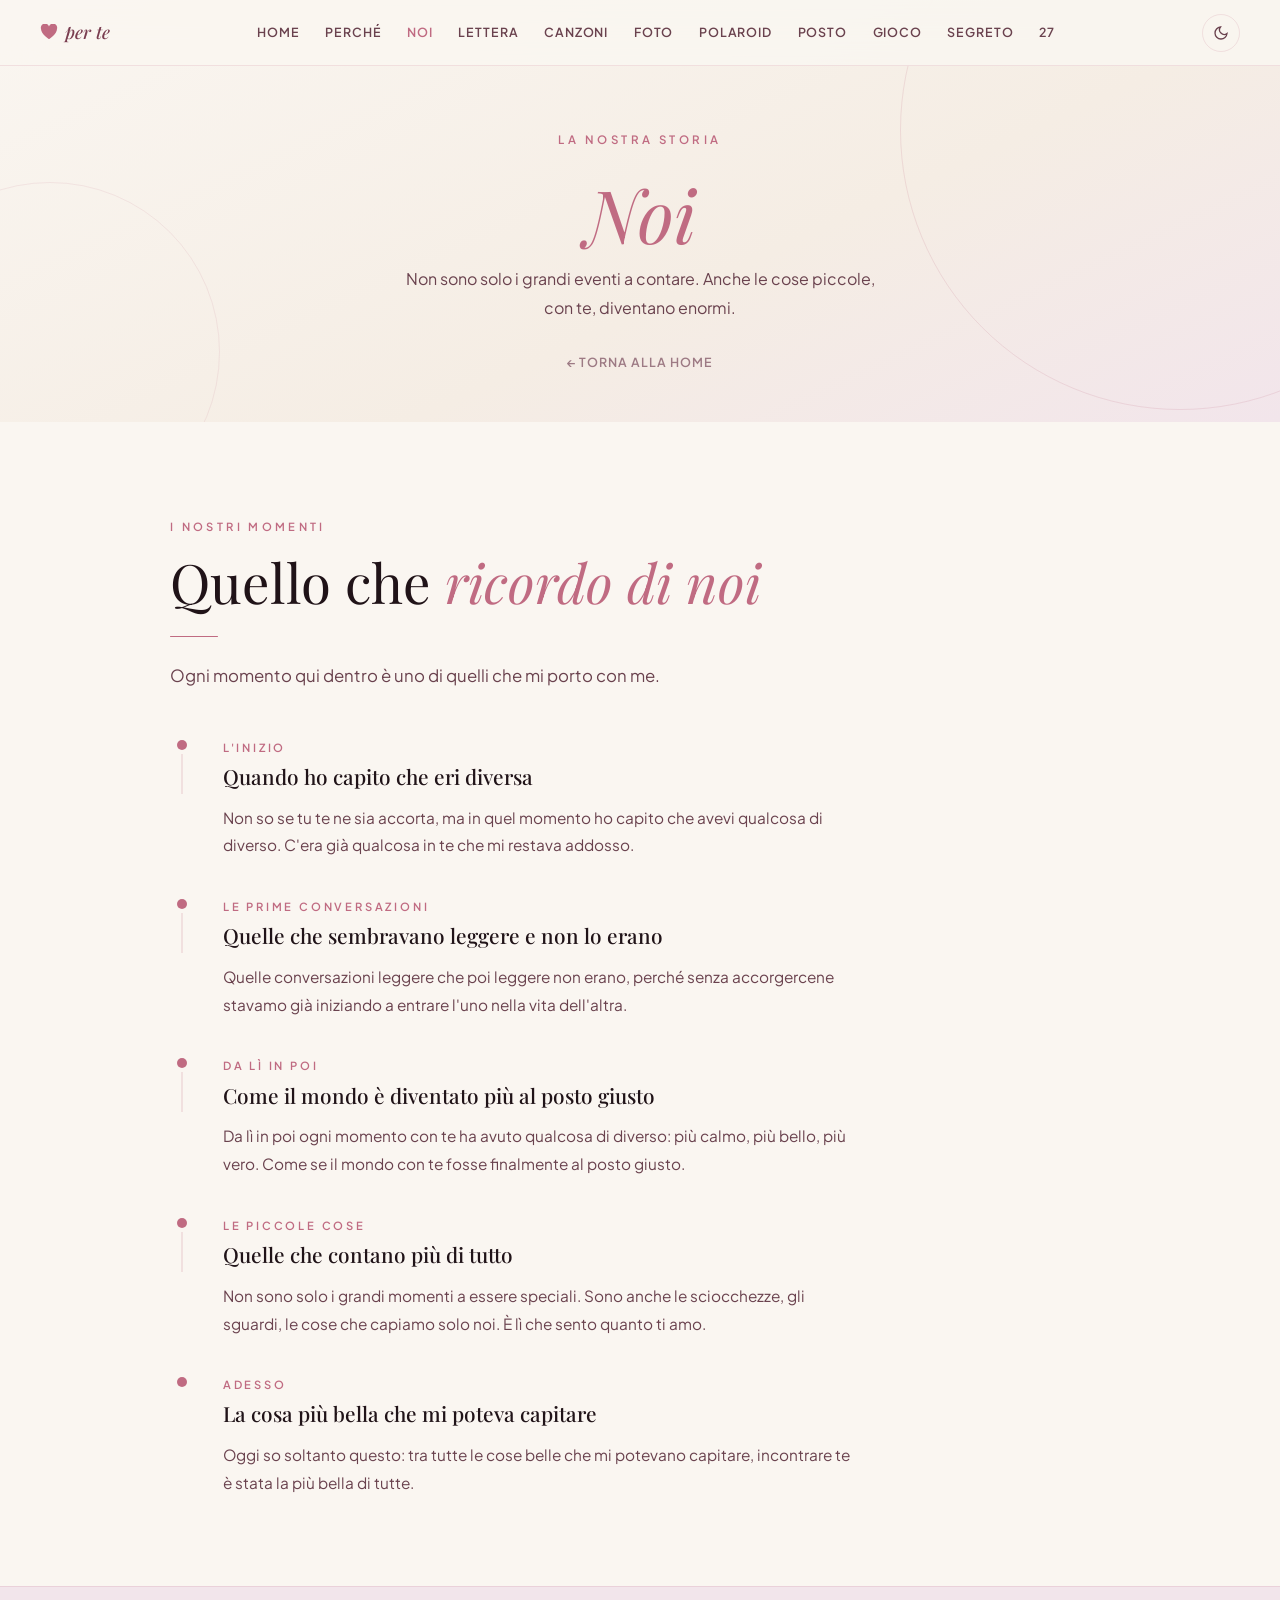
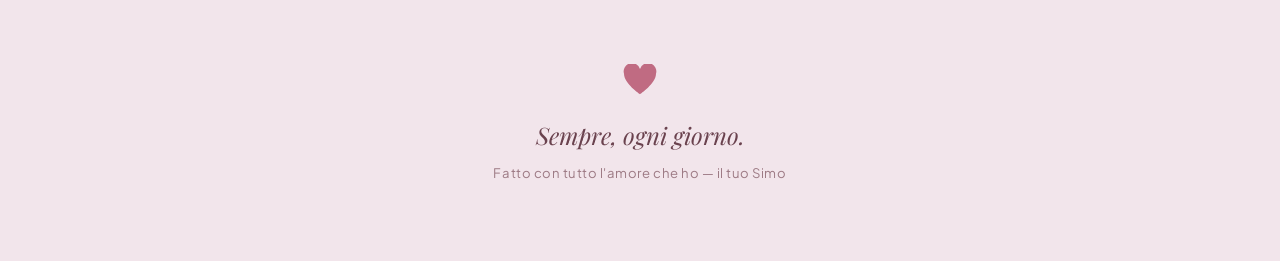
<file: noi.html>
<!DOCTYPE html>
<html lang="it">
<head>
  <meta charset="UTF-8">
  <meta name="viewport" content="width=device-width, initial-scale=1.0">
  <link rel="icon" type="image/png" href="images/icon.png">
  <title>Noi</title>
  <link rel="preconnect" href="https://fonts.googleapis.com">
  <link rel="preconnect" href="https://fonts.gstatic.com" crossorigin>
  <link href="https://fonts.googleapis.com/css2?family=Playfair+Display:ital,wght@0,400;0,500;0,700;1,400;1,500&family=Plus+Jakarta+Sans:wght@300;400;500;600&display=swap" rel="stylesheet">
  <link rel="stylesheet" href="style.css">
</head>
<body>  <nav id="navbar">
    <a class="nav-brand" href="index.html">
      <svg width="18" height="16" viewBox="0 0 20 18" fill="currentColor" aria-hidden="true"><path d="M10 17C10 17 1 11 1 5.5A4.5 4.5 0 0 1 10 2.8 4.5 4.5 0 0 1 19 5.5C19 11 10 17 10 17Z"/></svg>
      per te
    </a>
    <div class="nav-links">
      <a href="index.html">Home</a>
      <a href="perche.html">Perché</a>
      <a href="noi.html" class="active">Noi</a>
      <a href="lettera.html">Lettera</a>
      <a href="canzoni.html">Canzoni</a>
      <a href="foto.html">Foto</a>
      <a href="polaroid.html">Polaroid</a>
      <a href="posto.html">Posto</a>
      <a href="gioco.html">Gioco</a>
      <a href="segreto.html">Segreto</a>
      <a href="anniversario.html">27</a>
    </div>
    <div class="nav-right">
      <button class="theme-toggle" id="themeToggle" aria-label="Cambia tema">
        <svg width="16" height="16" viewBox="0 0 24 24" fill="none" stroke="currentColor" stroke-width="2"><path d="M21 12.79A9 9 0 1 1 11.21 3 7 7 0 0 0 21 12.79z"/></svg>
      </button>
    </div>
  </nav>
  <main>
    <header class="sub-hero">
      <div class="hero-deco">
        <div class="deco-ring ring-1"></div>
        <div class="deco-ring ring-2"></div>
      </div>
      <p class="eyebrow">la nostra storia</p>
      <h1 class="sub-title"><em>Noi</em></h1>
      <p class="sub-desc">Non sono solo i grandi eventi a contare. Anche le cose piccole, con te, diventano enormi.</p>
      <a href="index.html" class="back-link">&#8592; Torna alla home</a>
    </header>

    <section class="section">
      <div class="container">
        <p class="section-tag">I nostri momenti</p>
        <h2 class="section-title">Quello che <em>ricordo di noi</em></h2>
        <div class="title-rule"></div>
        <p class="body-text">Ogni momento qui dentro è uno di quelli che mi porto con me.</p>

        <div class="story-list">
          <div class="story-item">
            <div class="story-line">
              <div class="story-dot"></div>
              <div class="story-connector"></div>
            </div>
            <div class="story-body">
              <span class="story-label">L'inizio</span>
              <h3>Quando ho capito che eri diversa</h3>
              <p>Non so se tu te ne sia accorta, ma in quel momento ho capito che avevi qualcosa di diverso. C'era già qualcosa in te che mi restava addosso.</p>
            </div>
          </div>
          <div class="story-item">
            <div class="story-line">
              <div class="story-dot"></div>
              <div class="story-connector"></div>
            </div>
            <div class="story-body">
              <span class="story-label">Le prime conversazioni</span>
              <h3>Quelle che sembravano leggere e non lo erano</h3>
              <p>Quelle conversazioni leggere che poi leggere non erano, perché senza accorgercene stavamo già iniziando a entrare l'uno nella vita dell'altra.</p>
            </div>
          </div>
          <div class="story-item">
            <div class="story-line">
              <div class="story-dot"></div>
              <div class="story-connector"></div>
            </div>
            <div class="story-body">
              <span class="story-label">Da lì in poi</span>
              <h3>Come il mondo è diventato più al posto giusto</h3>
              <p>Da lì in poi ogni momento con te ha avuto qualcosa di diverso: più calmo, più bello, più vero. Come se il mondo con te fosse finalmente al posto giusto.</p>
            </div>
          </div>
          <div class="story-item">
            <div class="story-line">
              <div class="story-dot"></div>
              <div class="story-connector"></div>
            </div>
            <div class="story-body">
              <span class="story-label">Le piccole cose</span>
              <h3>Quelle che contano più di tutto</h3>
              <p>Non sono solo i grandi momenti a essere speciali. Sono anche le sciocchezze, gli sguardi, le cose che capiamo solo noi. È lì che sento quanto ti amo.</p>
            </div>
          </div>
          <div class="story-item">
            <div class="story-line">
              <div class="story-dot"></div>
            </div>
            <div class="story-body">
              <span class="story-label">Adesso</span>
              <h3>La cosa più bella che mi poteva capitare</h3>
              <p>Oggi so soltanto questo: tra tutte le cose belle che mi potevano capitare, incontrare te è stata la più bella di tutte.</p>
            </div>
          </div>
        </div>
      </div>
    </section>
  </main>
  <footer id="footer">
    <div class="footer-heart">
      <svg width="36" height="32" viewBox="0 0 20 18" fill="currentColor"><path d="M10 17C10 17 1 11 1 5.5A4.5 4.5 0 0 1 10 2.8 4.5 4.5 0 0 1 19 5.5C19 11 10 17 10 17Z"/></svg>
    </div>
    <p class="footer-title">Sempre, ogni giorno.</p>
    <p class="footer-sub">Fatto con tutto l'amore che ho — il tuo Simo</p>
  </footer>
  <div class="petals-wrap"><div id="petals"></div></div>
  <script src="script.js"></script>
</body>
</html>
</file>
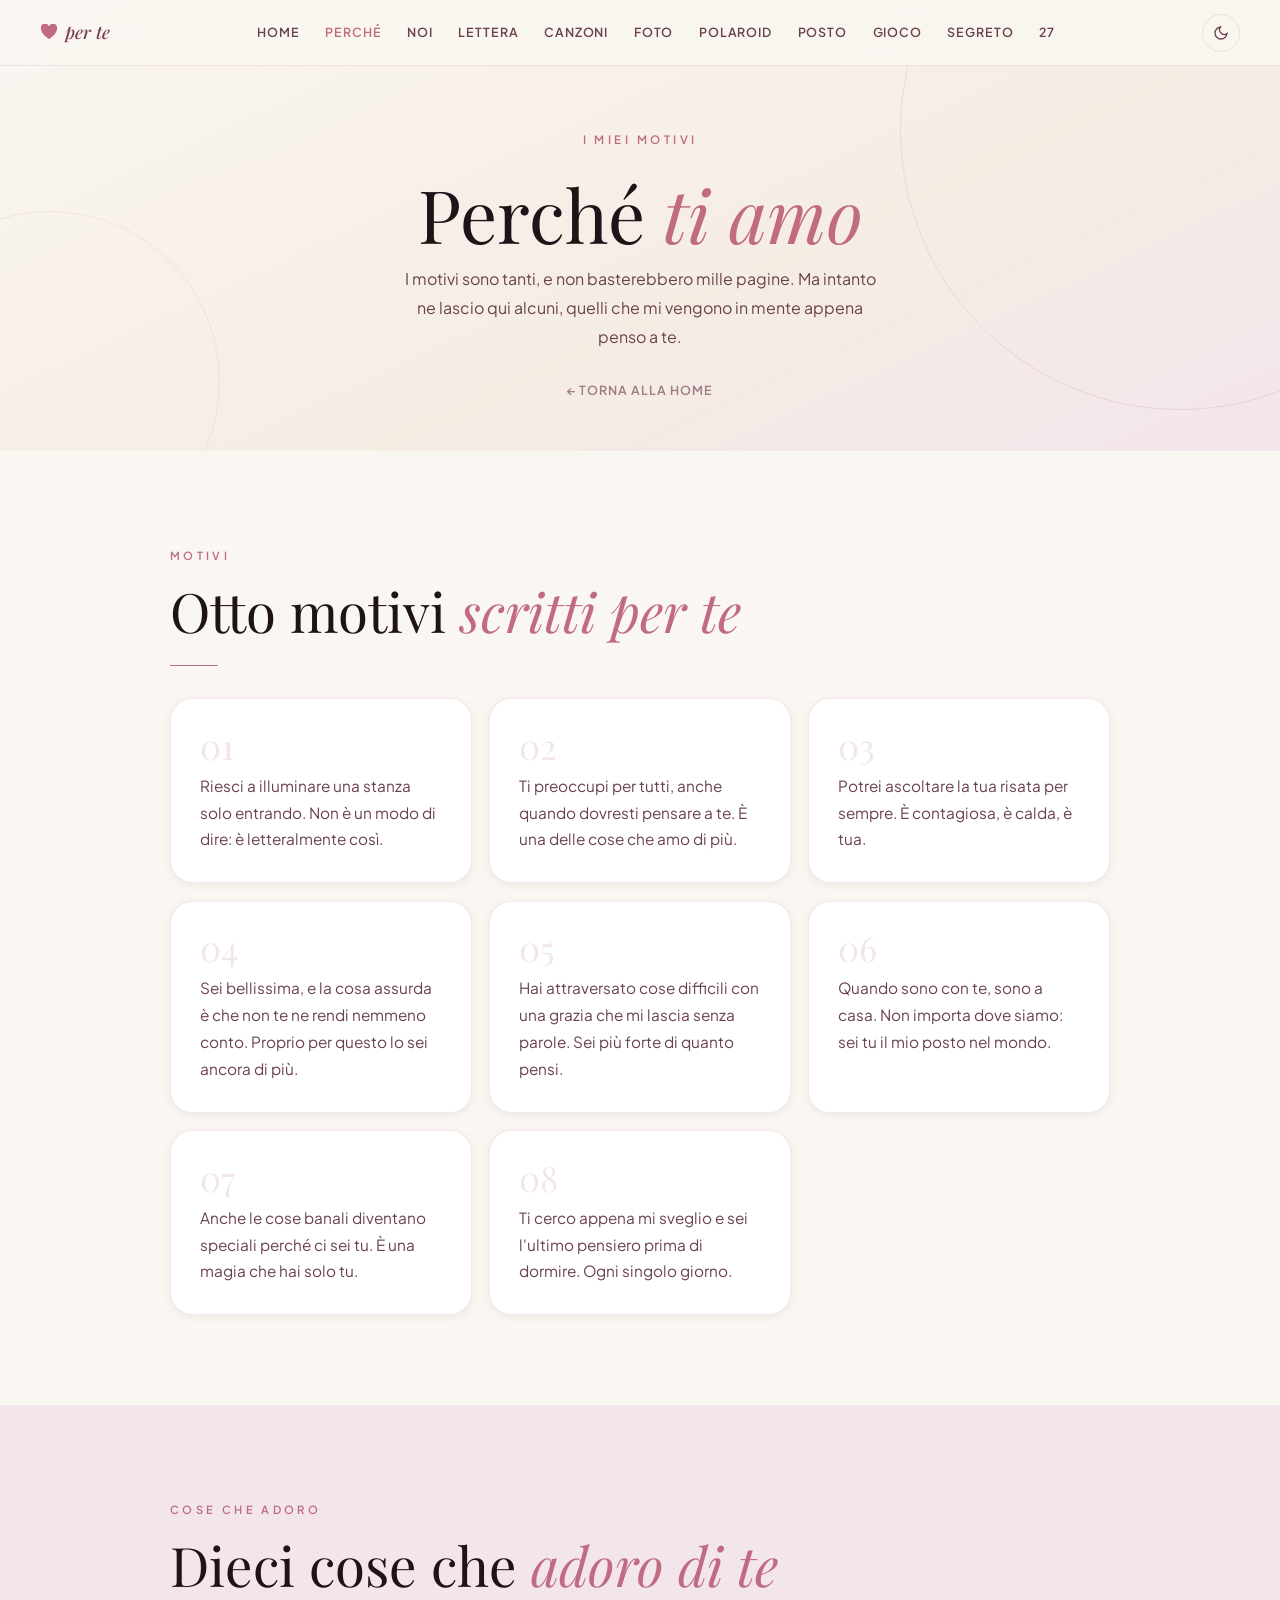
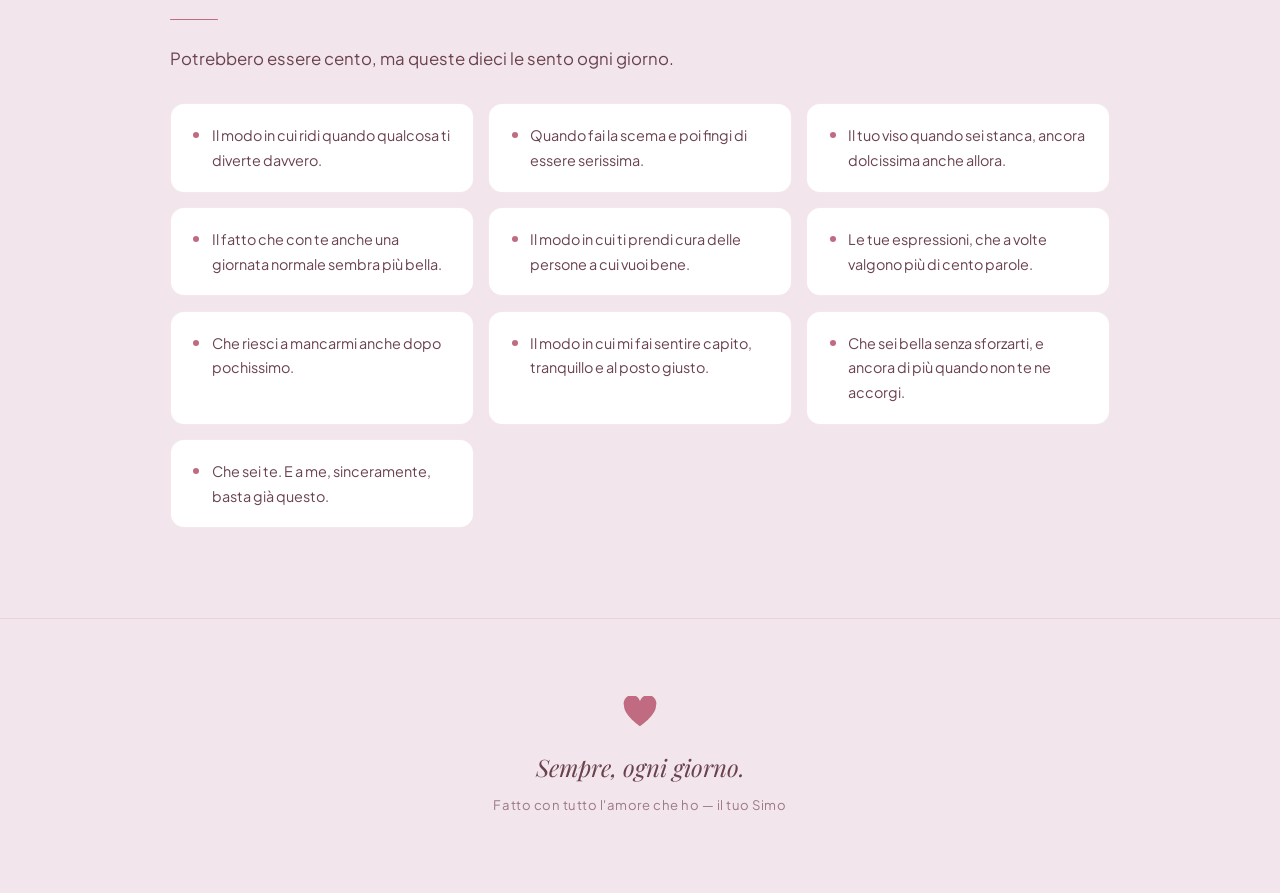
<file: perche.html>
<!DOCTYPE html>
<html lang="it">
<head>
  <meta charset="UTF-8">
  <meta name="viewport" content="width=device-width, initial-scale=1.0">
  <link rel="icon" type="image/png" href="images/icon.png">
  <title>Perché ti amo</title>
  <link rel="preconnect" href="https://fonts.googleapis.com">
  <link rel="preconnect" href="https://fonts.gstatic.com" crossorigin>
  <link href="https://fonts.googleapis.com/css2?family=Playfair+Display:ital,wght@0,400;0,500;0,700;1,400;1,500&family=Plus+Jakarta+Sans:wght@300;400;500;600&display=swap" rel="stylesheet">
  <link rel="stylesheet" href="style.css">
</head>
<body>  <nav id="navbar">
    <a class="nav-brand" href="index.html">
      <svg width="18" height="16" viewBox="0 0 20 18" fill="currentColor" aria-hidden="true"><path d="M10 17C10 17 1 11 1 5.5A4.5 4.5 0 0 1 10 2.8 4.5 4.5 0 0 1 19 5.5C19 11 10 17 10 17Z"/></svg>
      per te
    </a>
    <div class="nav-links">
      <a href="index.html">Home</a>
      <a href="perche.html" class="active">Perché</a>
      <a href="noi.html">Noi</a>
      <a href="lettera.html">Lettera</a>
      <a href="canzoni.html">Canzoni</a>
      <a href="foto.html">Foto</a>
      <a href="polaroid.html">Polaroid</a>
      <a href="posto.html">Posto</a>
      <a href="gioco.html">Gioco</a>
      <a href="segreto.html">Segreto</a>
      <a href="anniversario.html">27</a>
    </div>
    <div class="nav-right">
      <button class="theme-toggle" id="themeToggle" aria-label="Cambia tema">
        <svg width="16" height="16" viewBox="0 0 24 24" fill="none" stroke="currentColor" stroke-width="2"><path d="M21 12.79A9 9 0 1 1 11.21 3 7 7 0 0 0 21 12.79z"/></svg>
      </button>
    </div>
  </nav>
  <main>
    <header class="sub-hero">
      <div class="hero-deco">
        <div class="deco-ring ring-1"></div>
        <div class="deco-ring ring-2"></div>
      </div>
      <p class="eyebrow">i miei motivi</p>
      <h1 class="sub-title">Perché <em>ti amo</em></h1>
      <p class="sub-desc">I motivi sono tanti, e non basterebbero mille pagine. Ma intanto ne lascio qui alcuni, quelli che mi vengono in mente appena penso a te.</p>
      <a href="index.html" class="back-link">&#8592; Torna alla home</a>
    </header>

    <section class="section">
      <div class="container">
        <p class="section-tag">Motivi</p>
        <h2 class="section-title">Otto motivi <em>scritti per te</em></h2>
        <div class="title-rule"></div>
        <div class="reasons-grid">
          <div class="reason-card">
            <span class="reason-num">01</span>
            <p>Riesci a illuminare una stanza solo entrando. Non è un modo di dire: è letteralmente così.</p>
          </div>
          <div class="reason-card">
            <span class="reason-num">02</span>
            <p>Ti preoccupi per tutti, anche quando dovresti pensare a te. È una delle cose che amo di più.</p>
          </div>
          <div class="reason-card">
            <span class="reason-num">03</span>
            <p>Potrei ascoltare la tua risata per sempre. È contagiosa, è calda, è tua.</p>
          </div>
          <div class="reason-card">
            <span class="reason-num">04</span>
            <p>Sei bellissima, e la cosa assurda è che non te ne rendi nemmeno conto. Proprio per questo lo sei ancora di più.</p>
          </div>
          <div class="reason-card">
            <span class="reason-num">05</span>
            <p>Hai attraversato cose difficili con una grazia che mi lascia senza parole. Sei più forte di quanto pensi.</p>
          </div>
          <div class="reason-card">
            <span class="reason-num">06</span>
            <p>Quando sono con te, sono a casa. Non importa dove siamo: sei tu il mio posto nel mondo.</p>
          </div>
          <div class="reason-card">
            <span class="reason-num">07</span>
            <p>Anche le cose banali diventano speciali perché ci sei tu. È una magia che hai solo tu.</p>
          </div>
          <div class="reason-card">
            <span class="reason-num">08</span>
            <p>Ti cerco appena mi sveglio e sei l'ultimo pensiero prima di dormire. Ogni singolo giorno.</p>
          </div>
        </div>
      </div>
    </section>

    <section class="section section-alt">
      <div class="container">
        <p class="section-tag">Cose che adoro</p>
        <h2 class="section-title">Dieci cose che <em>adoro di te</em></h2>
        <div class="title-rule"></div>
        <p class="body-text">Potrebbero essere cento, ma queste dieci le sento ogni giorno.</p>
        <div class="adoro-grid">
          <div class="adoro-card">
            <span class="adoro-dot"></span>
            <p>Il modo in cui ridi quando qualcosa ti diverte davvero.</p>
          </div>
          <div class="adoro-card">
            <span class="adoro-dot"></span>
            <p>Quando fai la scema e poi fingi di essere serissima.</p>
          </div>
          <div class="adoro-card">
            <span class="adoro-dot"></span>
            <p>Il tuo viso quando sei stanca, ancora dolcissima anche allora.</p>
          </div>
          <div class="adoro-card">
            <span class="adoro-dot"></span>
            <p>Il fatto che con te anche una giornata normale sembra più bella.</p>
          </div>
          <div class="adoro-card">
            <span class="adoro-dot"></span>
            <p>Il modo in cui ti prendi cura delle persone a cui vuoi bene.</p>
          </div>
          <div class="adoro-card">
            <span class="adoro-dot"></span>
            <p>Le tue espressioni, che a volte valgono più di cento parole.</p>
          </div>
          <div class="adoro-card">
            <span class="adoro-dot"></span>
            <p>Che riesci a mancarmi anche dopo pochissimo.</p>
          </div>
          <div class="adoro-card">
            <span class="adoro-dot"></span>
            <p>Il modo in cui mi fai sentire capito, tranquillo e al posto giusto.</p>
          </div>
          <div class="adoro-card">
            <span class="adoro-dot"></span>
            <p>Che sei bella senza sforzarti, e ancora di più quando non te ne accorgi.</p>
          </div>
          <div class="adoro-card">
            <span class="adoro-dot"></span>
            <p>Che sei te. E a me, sinceramente, basta già questo.</p>
          </div>
        </div>
      </div>
    </section>
  </main>
  <footer id="footer">
    <div class="footer-heart">
      <svg width="36" height="32" viewBox="0 0 20 18" fill="currentColor"><path d="M10 17C10 17 1 11 1 5.5A4.5 4.5 0 0 1 10 2.8 4.5 4.5 0 0 1 19 5.5C19 11 10 17 10 17Z"/></svg>
    </div>
    <p class="footer-title">Sempre, ogni giorno.</p>
    <p class="footer-sub">Fatto con tutto l'amore che ho — il tuo Simo</p>
  </footer>
  <div class="petals-wrap"><div id="petals"></div></div>
  <script src="script.js"></script>
</body>
</html>
</file>
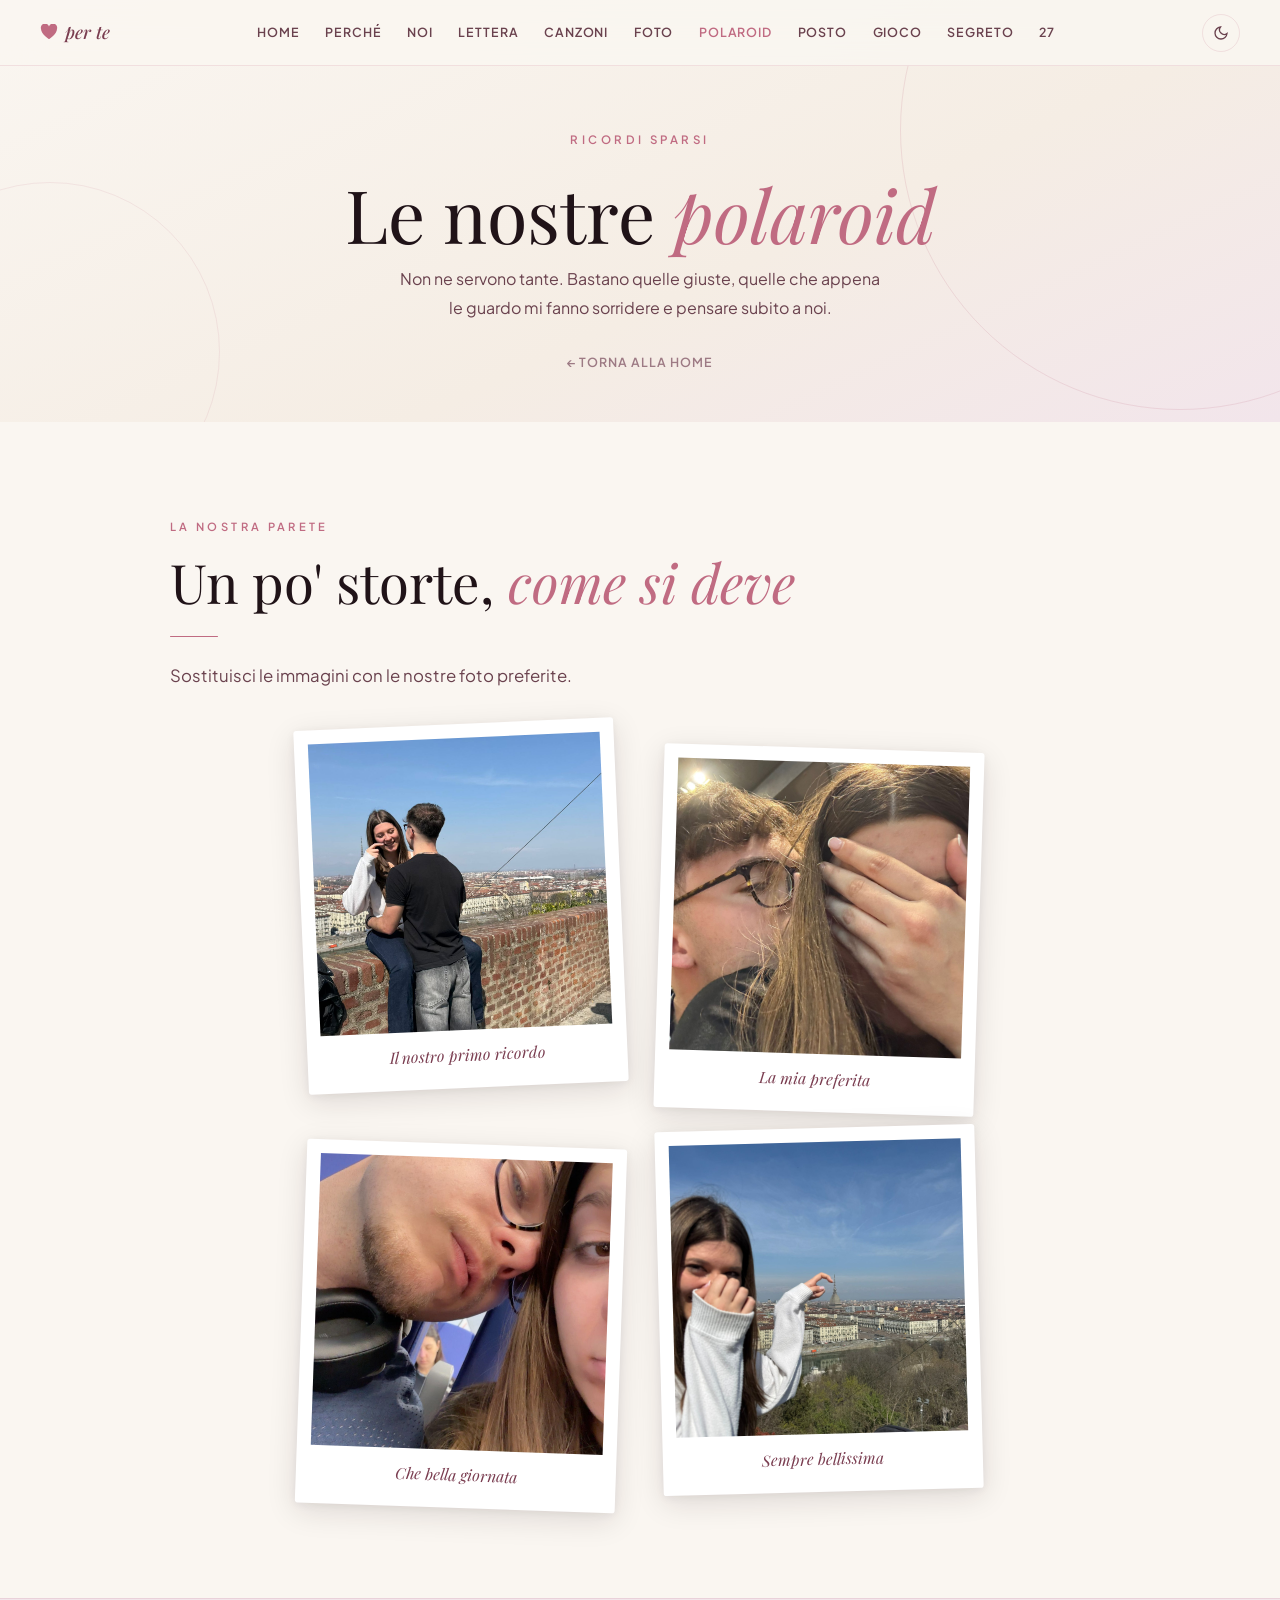
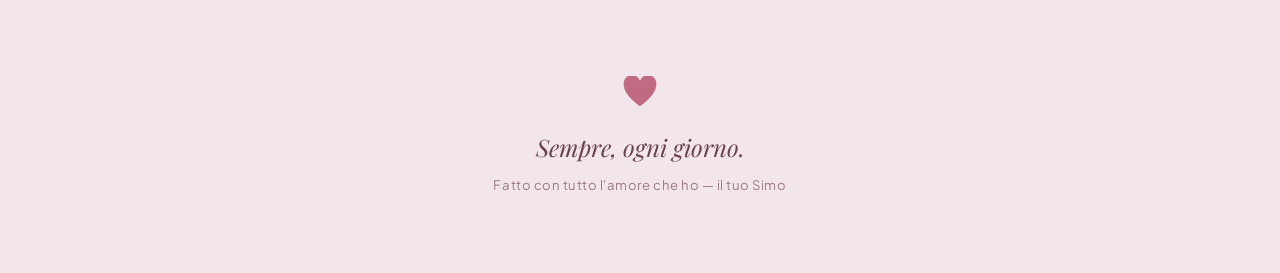
<file: polaroid.html>
<!DOCTYPE html>
<html lang="it">
<head>
  <meta charset="UTF-8">
  <meta name="viewport" content="width=device-width, initial-scale=1.0">
  <link rel="icon" type="image/png" href="images/icon.png">
  <title>Polaroid</title>
  <link rel="preconnect" href="https://fonts.googleapis.com">
  <link rel="preconnect" href="https://fonts.gstatic.com" crossorigin>
  <link href="https://fonts.googleapis.com/css2?family=Playfair+Display:ital,wght@0,400;0,500;0,700;1,400;1,500&family=Plus+Jakarta+Sans:wght@300;400;500;600&display=swap" rel="stylesheet">
  <link rel="stylesheet" href="style.css">
</head>
<body>  <nav id="navbar">
    <a class="nav-brand" href="index.html">
      <svg width="18" height="16" viewBox="0 0 20 18" fill="currentColor" aria-hidden="true"><path d="M10 17C10 17 1 11 1 5.5A4.5 4.5 0 0 1 10 2.8 4.5 4.5 0 0 1 19 5.5C19 11 10 17 10 17Z"/></svg>
      per te
    </a>
    <div class="nav-links">
      <a href="index.html">Home</a>
      <a href="perche.html">Perché</a>
      <a href="noi.html">Noi</a>
      <a href="lettera.html">Lettera</a>
      <a href="canzoni.html">Canzoni</a>
      <a href="foto.html">Foto</a>
      <a href="polaroid.html" class="active">Polaroid</a>
      <a href="posto.html">Posto</a>
      <a href="gioco.html">Gioco</a>
      <a href="segreto.html">Segreto</a>
      <a href="anniversario.html">27</a>
    </div>
    <div class="nav-right">
      <button class="theme-toggle" id="themeToggle" aria-label="Cambia tema">
        <svg width="16" height="16" viewBox="0 0 24 24" fill="none" stroke="currentColor" stroke-width="2"><path d="M21 12.79A9 9 0 1 1 11.21 3 7 7 0 0 0 21 12.79z"/></svg>
      </button>
    </div>
  </nav>
  <main>
    <header class="sub-hero">
      <div class="hero-deco">
        <div class="deco-ring ring-1"></div>
        <div class="deco-ring ring-2"></div>
      </div>
      <p class="eyebrow">ricordi sparsi</p>
      <h1 class="sub-title">Le nostre <em>polaroid</em></h1>
      <p class="sub-desc">Non ne servono tante. Bastano quelle giuste, quelle che appena le guardo mi fanno sorridere e pensare subito a noi.</p>
      <a href="index.html" class="back-link">&#8592; Torna alla home</a>
    </header>

    <section class="section">
      <div class="container">
        <p class="section-tag">La nostra parete</p>
        <h2 class="section-title">Un po' storte, <em>come si deve</em></h2>
        <div class="title-rule"></div>
        <p class="body-text">Sostituisci le immagini con le nostre foto preferite.</p>
        <div class="polaroid-grid">
          <div class="polaroid">
            <img src="images/foto9.jpg" alt="Polaroid 1" class="polaroid-img" loading="lazy">
            <p class="polaroid-caption">Il nostro primo ricordo</p>
          </div>
          <div class="polaroid">
            <img src="images/foto10.jpg" alt="Polaroid 2" class="polaroid-img" loading="lazy">
            <p class="polaroid-caption">La mia preferita</p>
          </div>
          <div class="polaroid">
            <img src="images/foto11.jpg" alt="Polaroid 3" class="polaroid-img" loading="lazy">
            <p class="polaroid-caption">Che bella giornata</p>
          </div>
          <div class="polaroid">
            <img src="images/foto12.jpg" alt="Polaroid 4" class="polaroid-img" loading="lazy">
            <p class="polaroid-caption">Sempre bellissima</p>
          </div>
        </div>
      </div>
    </section>
  </main>
  <footer id="footer">
    <div class="footer-heart">
      <svg width="36" height="32" viewBox="0 0 20 18" fill="currentColor"><path d="M10 17C10 17 1 11 1 5.5A4.5 4.5 0 0 1 10 2.8 4.5 4.5 0 0 1 19 5.5C19 11 10 17 10 17Z"/></svg>
    </div>
    <p class="footer-title">Sempre, ogni giorno.</p>
    <p class="footer-sub">Fatto con tutto l'amore che ho — il tuo Simo</p>
  </footer>
  <div class="petals-wrap"><div id="petals"></div></div>
  <script src="script.js"></script>
</body>
</html>
</file>
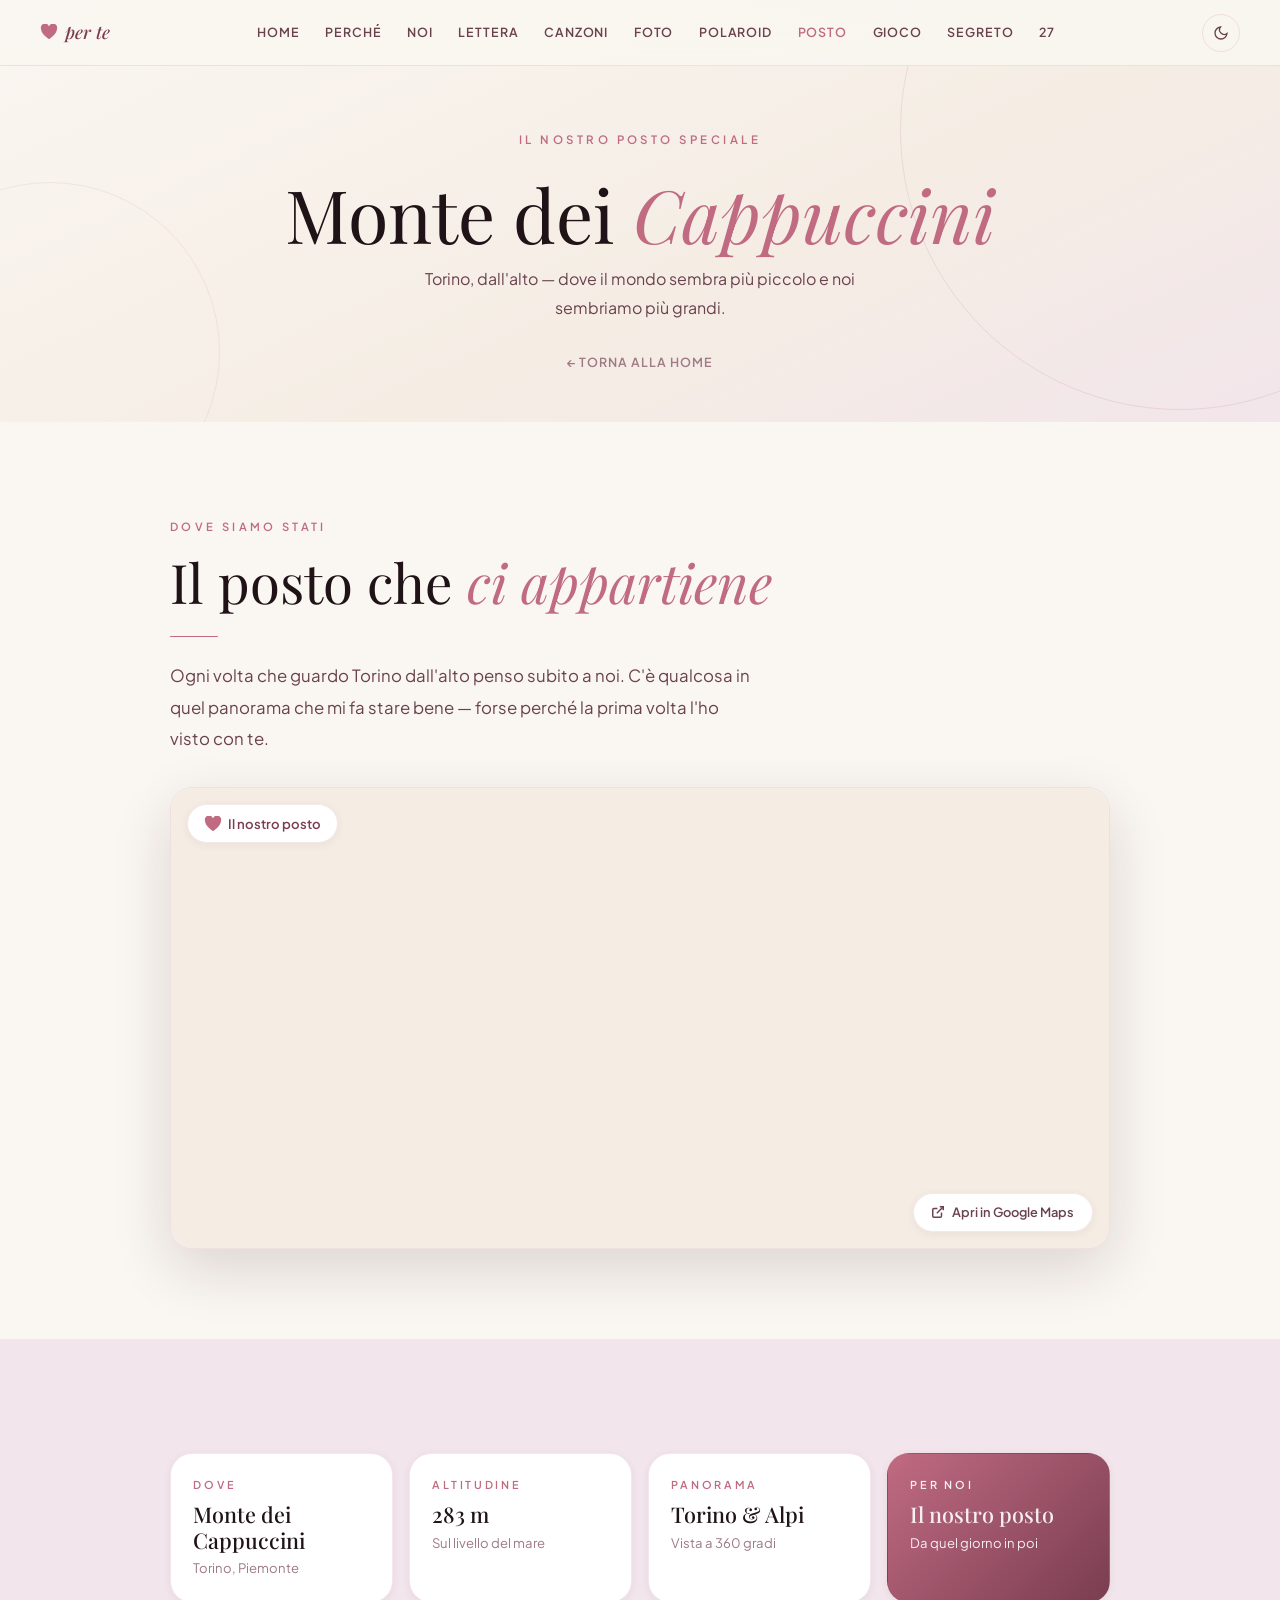
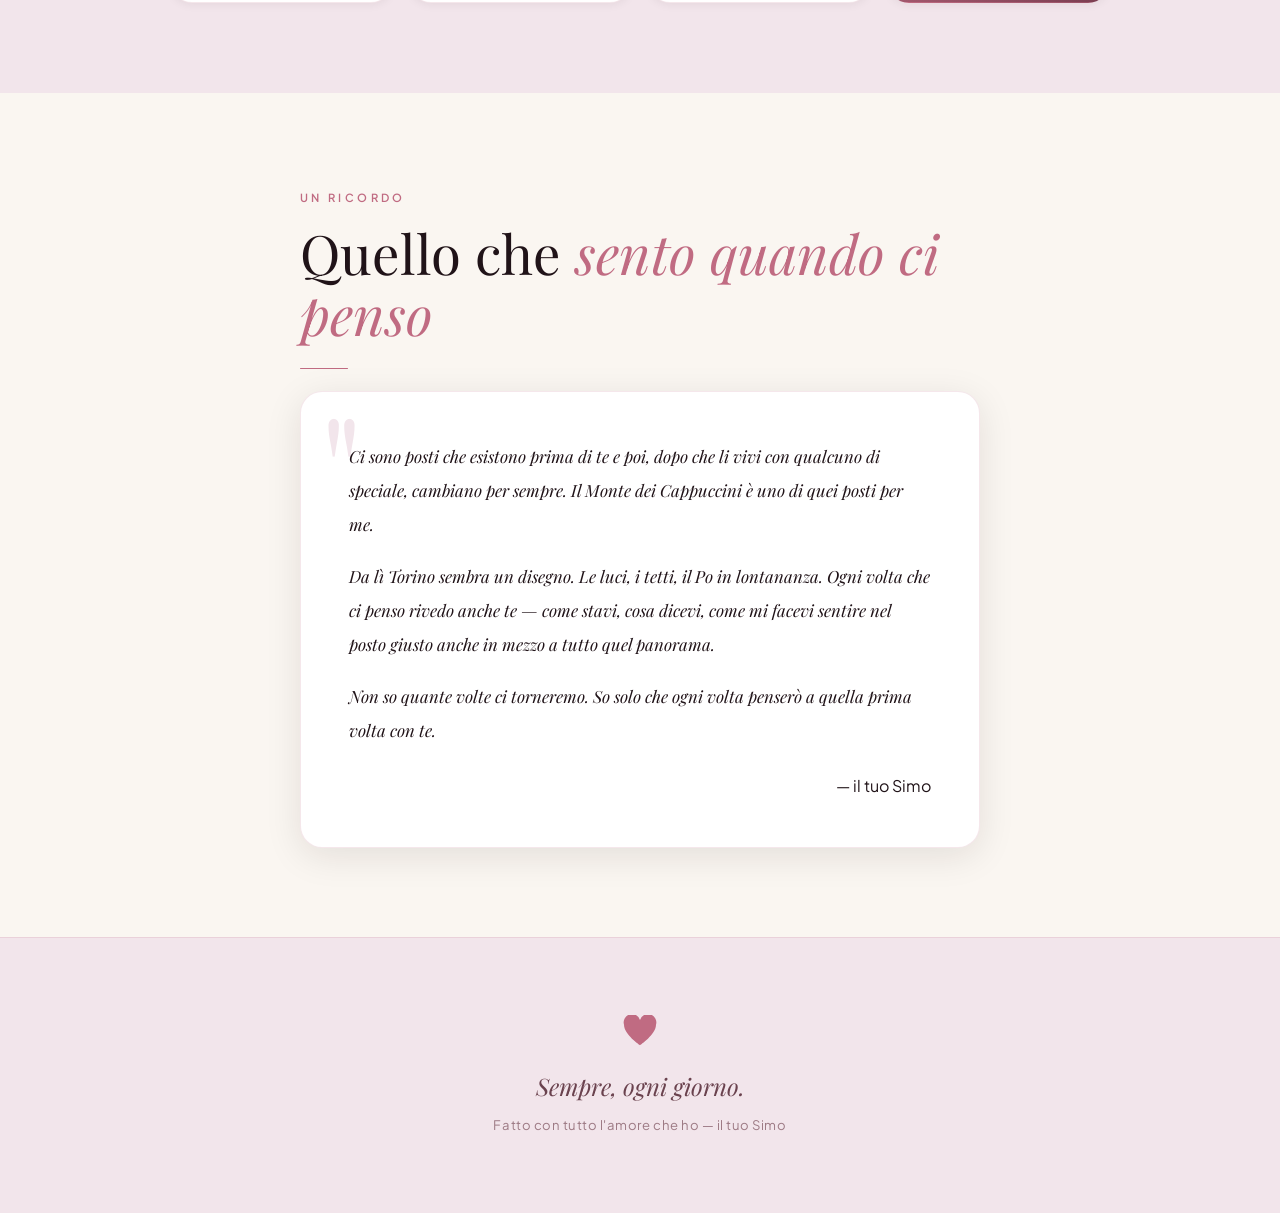
<file: posto.html>
<!DOCTYPE html>
<html lang="it">
<head>
  <meta charset="UTF-8">
  <meta name="viewport" content="width=device-width, initial-scale=1.0">
  <link rel="icon" type="image/png" href="images/icon.png">
  <title>Il nostro posto</title>
  <link rel="preconnect" href="https://fonts.googleapis.com">
  <link rel="preconnect" href="https://fonts.gstatic.com" crossorigin>
  <link href="https://fonts.googleapis.com/css2?family=Playfair+Display:ital,wght@0,400;0,500;0,700;1,400;1,500&family=Plus+Jakarta+Sans:wght@300;400;500;600&display=swap" rel="stylesheet">
  <link rel="stylesheet" href="style.css">
</head>
<body>  <nav id="navbar">
    <a class="nav-brand" href="index.html">
      <svg width="18" height="16" viewBox="0 0 20 18" fill="currentColor" aria-hidden="true"><path d="M10 17C10 17 1 11 1 5.5A4.5 4.5 0 0 1 10 2.8 4.5 4.5 0 0 1 19 5.5C19 11 10 17 10 17Z"/></svg>
      per te
    </a>
    <div class="nav-links">
      <a href="index.html">Home</a>
      <a href="perche.html">Perché</a>
      <a href="noi.html">Noi</a>
      <a href="lettera.html">Lettera</a>
      <a href="canzoni.html">Canzoni</a>
      <a href="foto.html">Foto</a>
      <a href="polaroid.html">Polaroid</a>
      <a href="posto.html" class="active">Posto</a>
      <a href="gioco.html">Gioco</a>
      <a href="segreto.html">Segreto</a>
      <a href="anniversario.html">27</a>
    </div>
    <div class="nav-right">
      <button class="theme-toggle" id="themeToggle" aria-label="Cambia tema">
        <svg width="16" height="16" viewBox="0 0 24 24" fill="none" stroke="currentColor" stroke-width="2"><path d="M21 12.79A9 9 0 1 1 11.21 3 7 7 0 0 0 21 12.79z"/></svg>
      </button>
    </div>
  </nav>
  <main>
    <header class="sub-hero">
      <div class="hero-deco">
        <div class="deco-ring ring-1"></div>
        <div class="deco-ring ring-2"></div>
      </div>
      <p class="eyebrow">il nostro posto speciale</p>
      <h1 class="sub-title">Monte dei <em>Cappuccini</em></h1>
      <p class="sub-desc">Torino, dall'alto — dove il mondo sembra più piccolo e noi sembriamo più grandi.</p>
      <a href="index.html" class="back-link">&#8592; Torna alla home</a>
    </header>

    <!-- MAPPA -->
    <section class="section" style="padding-bottom:0;">
      <div class="container">
        <p class="section-tag">Dove siamo stati</p>
        <h2 class="section-title">Il posto che <em>ci appartiene</em></h2>
        <div class="title-rule"></div>
        <p class="body-text">Ogni volta che guardo Torino dall'alto penso subito a noi. C'è qualcosa in quel panorama che mi fa stare bene — forse perché la prima volta l'ho visto con te.</p>
      </div>
    </section>

    <section class="section" style="padding-top: 2rem;">
      <div class="container">
        <div class="map-wrapper">
          <div class="map-frame">
            <iframe
              src="https://maps.google.com/maps?q=Monte+dei+Cappuccini+Torino+Italy&t=&z=16&ie=UTF8&iwloc=&output=embed"
              width="100%" height="100%" style="border:0;" allowfullscreen="" loading="lazy"
              title="Monte dei Cappuccini, Torino"></iframe>
          </div>
          <div class="map-badge">
            <svg width="18" height="16" viewBox="0 0 20 18" fill="currentColor"><path d="M10 17C10 17 1 11 1 5.5A4.5 4.5 0 0 1 10 2.8 4.5 4.5 0 0 1 19 5.5C19 11 10 17 10 17Z"/></svg>
            Il nostro posto
          </div>
          <a class="map-open-btn" href="https://maps.google.com/?q=Monte+dei+Cappuccini,+Turin,+Italy" target="_blank" rel="noopener noreferrer">
            <svg width="14" height="14" viewBox="0 0 24 24" fill="none" stroke="currentColor" stroke-width="2.5"><path d="M18 13v6a2 2 0 0 1-2 2H5a2 2 0 0 1-2-2V8a2 2 0 0 1 2-2h6"/><polyline points="15 3 21 3 21 9"/><line x1="10" y1="14" x2="21" y2="3"/></svg>
            Apri in Google Maps
          </a>
        </div>
      </div>
    </section>

    <!-- INFO POSTO -->
    <section class="section section-alt">
      <div class="container">
        <div class="posto-info-grid">
          <div class="posto-info-card">
            <span class="posto-info-label">Dove</span>
            <p class="posto-info-val">Monte dei Cappuccini</p>
            <p class="posto-info-sub">Torino, Piemonte</p>
          </div>
          <div class="posto-info-card">
            <span class="posto-info-label">Altitudine</span>
            <p class="posto-info-val">283 m</p>
            <p class="posto-info-sub">Sul livello del mare</p>
          </div>
          <div class="posto-info-card">
            <span class="posto-info-label">Panorama</span>
            <p class="posto-info-val">Torino &amp; Alpi</p>
            <p class="posto-info-sub">Vista a 360 gradi</p>
          </div>
          <div class="posto-info-card posto-info-highlight">
            <span class="posto-info-label">Per noi</span>
            <p class="posto-info-val">Il nostro posto</p>
            <p class="posto-info-sub">Da quel giorno in poi</p>
          </div>
        </div>
      </div>
    </section>

    <!-- TESTO ROMANTICO -->
    <section class="section">
      <div class="container-narrow">
        <p class="section-tag">Un ricordo</p>
        <h2 class="section-title">Quello che <em>sento quando ci penso</em></h2>
        <div class="title-rule"></div>
        <div class="posto-quote-card">
          <p class="posto-quote-text">
            Ci sono posti che esistono prima di te e poi, dopo che li vivi con qualcuno di speciale,
            cambiano per sempre. Il Monte dei Cappuccini è uno di quei posti per me.
          </p>
          <p class="posto-quote-text mt">
            Da lì Torino sembra un disegno. Le luci, i tetti, il Po in lontananza.
            Ogni volta che ci penso rivedo anche te — come stavi, cosa dicevi,
            come mi facevi sentire nel posto giusto anche in mezzo a tutto quel panorama.
          </p>
          <p class="posto-quote-text mt">
            Non so quante volte ci torneremo. So solo che ogni volta
            penserò a quella prima volta con te.
          </p>
          <span class="letter-sign" style="margin-top:1.5rem; display:block; text-align:right;">— il tuo Simo</span>
        </div>
      </div>
    </section>
  </main>

  <style>
    /* ── Stili specifici posto.html ── */
    .map-wrapper {
      position: relative;
      border-radius: var(--radius-lg);
      overflow: hidden;
      box-shadow: var(--shadow-lg);
      border: 1px solid var(--border);
    }
    .map-frame {
      width: 100%; height: 460px;
      background: var(--surface);
    }
    .map-frame iframe { width:100%; height:100%; }
    .map-badge {
      position: absolute; top: 1rem; left: 1rem;
      background: var(--white);
      border: 1px solid var(--border);
      border-radius: var(--radius-full);
      padding: 0.45rem 1rem;
      display: flex; align-items: center; gap: 0.4rem;
      font-size: 0.82rem; font-weight: 600;
      color: var(--rose-deep);
      box-shadow: var(--shadow-sm);
    }
    .map-badge svg { color: var(--rose); }
    .map-open-btn {
      position: absolute; bottom: 1rem; right: 1rem;
      background: var(--white);
      border: 1px solid var(--border);
      border-radius: var(--radius-full);
      padding: 0.5rem 1.1rem;
      display: inline-flex; align-items: center; gap: 0.45rem;
      font-size: 0.8rem; font-weight: 600;
      color: var(--text-soft);
      box-shadow: var(--shadow-sm);
      transition: color var(--tr), border-color var(--tr), transform var(--tr);
    }
    .map-open-btn:hover { color: var(--rose); border-color: var(--rose); transform: translateY(-2px); }
    @media(max-width:600px){ .map-frame { height: 300px; } }

    .posto-info-grid {
      display: grid;
      grid-template-columns: repeat(auto-fill, minmax(180px, 1fr));
      gap: 1rem;
      margin-top: 1.5rem;
    }
    .posto-info-card {
      background: var(--white);
      border: 1px solid var(--border);
      border-radius: var(--radius-lg);
      padding: 1.4rem;
      box-shadow: var(--shadow-sm);
    }
    .posto-info-highlight {
      background: linear-gradient(135deg, var(--rose) 0%, var(--rose-deep) 100%);
      border-color: transparent;
    }
    .posto-info-highlight .posto-info-label,
    .posto-info-highlight .posto-info-val,
    .posto-info-highlight .posto-info-sub { color: rgba(255,255,255,0.9) !important; }
    .posto-info-label {
      font-size: 0.68rem; letter-spacing: 0.25em; text-transform: uppercase;
      color: var(--rose); font-weight: 600; display: block; margin-bottom: 0.5rem;
    }
    .posto-info-val {
      font-family: var(--font-display);
      font-size: 1.35rem; font-weight: 500; color: var(--text); line-height: 1.2;
    }
    .posto-info-sub { font-size: 0.82rem; color: var(--text-muted); margin-top: 0.2rem; }

    .posto-quote-card {
      background: var(--white);
      border: 1px solid var(--border);
      border-radius: var(--radius-lg);
      padding: clamp(2rem, 5vw, 3rem);
      box-shadow: var(--shadow-md);
      position: relative; overflow: hidden;
    }
    .posto-quote-card::before {
      content: '"';
      position: absolute; top: 0; left: 1.2rem;
      font-family: var(--font-display); font-size: 9rem; line-height: 1;
      color: var(--rose-pale); pointer-events: none;
    }
    [data-theme="dark"] .posto-quote-card::before { color: rgba(214,142,160,0.08); }
    .posto-quote-text {
      font-family: var(--font-display);
      font-size: 1.05rem; font-style: italic; line-height: 2; color: var(--text);
      position: relative; z-index: 1;
    }
  </style>
  <footer id="footer">
    <div class="footer-heart">
      <svg width="36" height="32" viewBox="0 0 20 18" fill="currentColor"><path d="M10 17C10 17 1 11 1 5.5A4.5 4.5 0 0 1 10 2.8 4.5 4.5 0 0 1 19 5.5C19 11 10 17 10 17Z"/></svg>
    </div>
    <p class="footer-title">Sempre, ogni giorno.</p>
    <p class="footer-sub">Fatto con tutto l'amore che ho — il tuo Simo</p>
  </footer>
  <div class="petals-wrap"><div id="petals"></div></div>
  <script src="script.js"></script>
</body>
</html>
</file>
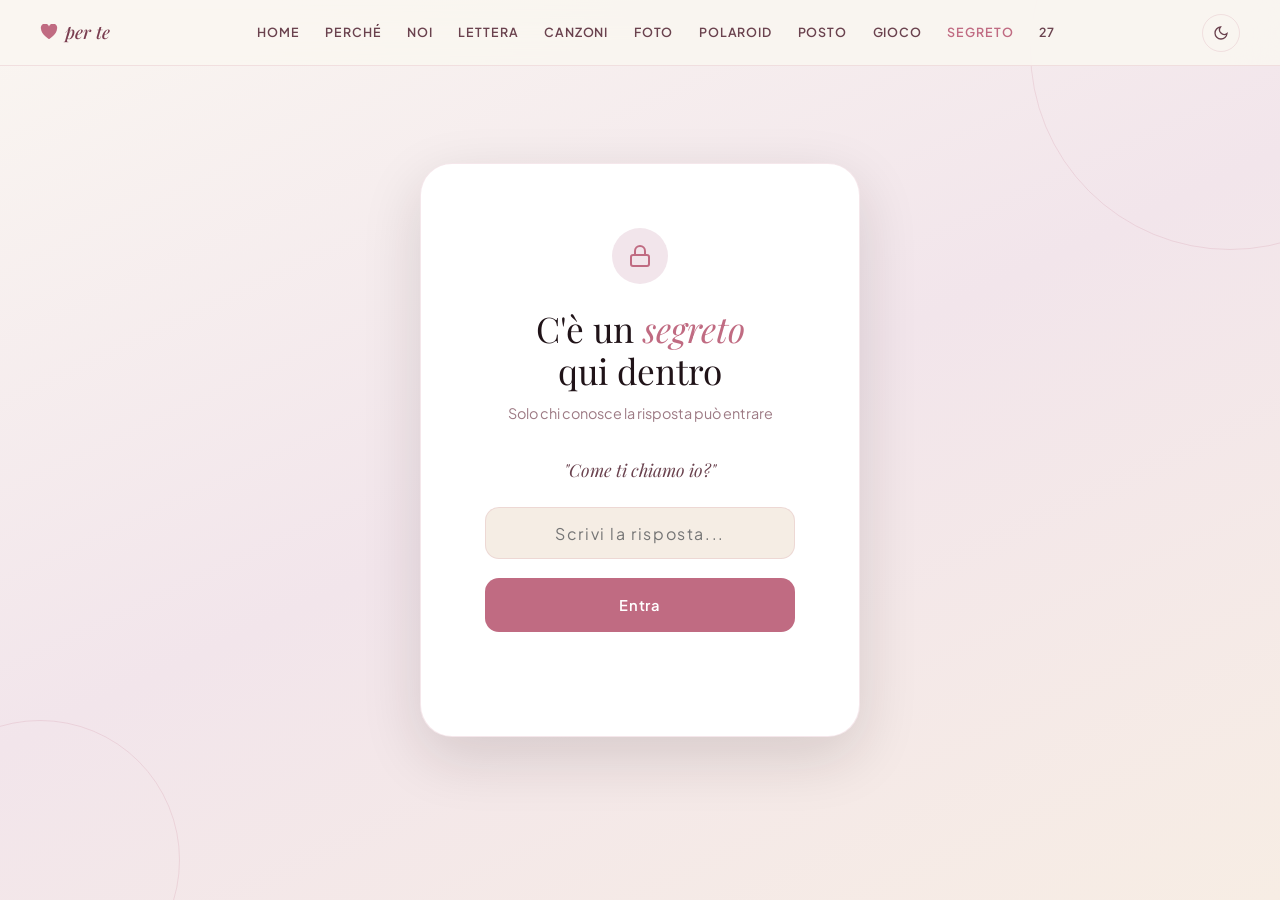
<file: segreto.html>
<!DOCTYPE html>
<html lang="it">
<head>
  <meta charset="UTF-8">
  <meta name="viewport" content="width=device-width, initial-scale=1.0">
  <link rel="icon" type="image/png" href="images/icon.png">
  <title>Segreto</title>
  <link rel="preconnect" href="https://fonts.googleapis.com">
  <link rel="preconnect" href="https://fonts.gstatic.com" crossorigin>
  <link href="https://fonts.googleapis.com/css2?family=Playfair+Display:ital,wght@0,400;0,500;0,700;1,400;1,500&family=Plus+Jakarta+Sans:wght@300;400;500;600&display=swap" rel="stylesheet">
  <link rel="stylesheet" href="style.css">
</head>
<body>
  <style>
    /* ── Password page styles ── */
    body { min-height: 100vh; display: flex; flex-direction: column; }
    #lock-screen {
      flex: 1; display: flex; align-items: center; justify-content: center;
      padding: 2rem; position: relative; overflow: hidden;
      background: linear-gradient(155deg, var(--bg) 0%, var(--rose-pale) 50%, var(--warm-pale) 100%);
    }
    [data-theme="dark"] #lock-screen {
      background: linear-gradient(155deg, #130D10 0%, #1D1318 50%, #251812 100%);
    }
    .lock-card {
      background: var(--white); border: 1px solid var(--border);
      border-radius: var(--radius-xl); padding: clamp(2.5rem,6vw,4rem);
      max-width: 440px; width: 100%; text-align: center;
      box-shadow: var(--shadow-lg);
      transition: transform 0.6s cubic-bezier(0.16,1,0.3,1), opacity 0.6s ease;
    }
    .lock-card.hide { transform: scale(0.9) translateY(-20px); opacity: 0; pointer-events: none; }

    .lock-icon {
      width: 56px; height: 56px; border-radius: 50%;
      background: var(--rose-pale); display: flex; align-items: center; justify-content: center;
      margin: 0 auto 1.5rem; color: var(--rose);
      animation: lockPulse 2s ease-in-out infinite;
    }
    @keyframes lockPulse { 0%,100%{transform:scale(1)} 50%{transform:scale(1.08)} }

    .lock-title {
      font-family: var(--font-display); font-size: clamp(1.6rem,4vw,2.2rem);
      font-weight: 400; color: var(--text); line-height: 1.2; margin-bottom: 0.5rem;
    }
    .lock-title em { font-style: italic; color: var(--rose); }
    .lock-subtitle { font-size: 0.9rem; color: var(--text-muted); margin-bottom: 2rem; }

    .lock-question {
      font-family: var(--font-display); font-style: italic;
      font-size: 1.1rem; color: var(--text-soft); margin-bottom: 1.5rem; line-height: 1.5;
    }

    .lock-input-wrap { position: relative; margin-bottom: 1.2rem; }
    .lock-input {
      width: 100%; padding: 0.9rem 1.2rem;
      background: var(--surface); border: 1.5px solid var(--border);
      border-radius: var(--radius-md); font-size: 1rem;
      font-family: var(--font-body); color: var(--text);
      text-align: center; letter-spacing: 0.1em;
      transition: border-color 0.2s, box-shadow 0.2s;
      outline: none;
    }
    .lock-input:focus { border-color: var(--rose); box-shadow: 0 0 0 3px rgba(192,107,130,0.15); }
    .lock-input.shake { animation: inputShake 0.4s ease; }
    .lock-input.correct { border-color: #4CAF50; box-shadow: 0 0 0 3px rgba(76,175,80,0.15); }
    @keyframes inputShake {
      0%,100%{transform:translateX(0)} 20%{transform:translateX(-8px)} 40%{transform:translateX(8px)} 60%{transform:translateX(-6px)} 80%{transform:translateX(6px)}
    }

    .lock-btn {
      width: 100%; padding: 0.9rem;
      background: var(--rose); color: #fff; border: none; border-radius: var(--radius-md);
      font-size: 0.92rem; font-weight: 600; letter-spacing: 0.05em;
      cursor: pointer; transition: background 0.2s, transform 0.2s;
    }
    .lock-btn:hover { background: var(--rose-hover); transform: translateY(-2px); }
    .lock-btn:active { transform: translateY(0); }

    .lock-hint { font-size: 0.82rem; color: var(--text-muted); margin-top: 1rem; min-height: 1.2em; transition: opacity 0.3s; }
    .lock-hint.visible { color: var(--warm); }
    .lock-attempts { font-size: 0.75rem; color: var(--text-faint); margin-top: 0.5rem; }

    /* Deco circles */
    .lock-deco-ring { position:absolute; border-radius:50%; border:1px solid var(--border); pointer-events:none; }
    .ldr-1 { width:400px;height:400px;top:-150px;right:-150px; }
    .ldr-2 { width:280px;height:280px;bottom:-100px;left:-100px; }

    /* ── CONTENUTO SEGRETO ── */
    #secret-content {
      position: fixed; inset: 0; z-index: 200;
      display: flex; align-items: center; justify-content: center;
      padding: 2rem;
      background: linear-gradient(155deg, var(--bg) 0%, var(--rose-pale) 50%, var(--warm-pale) 100%);
      opacity: 0; pointer-events: none;
      transition: opacity 0.8s ease;
      overflow-y: auto;
    }
    [data-theme="dark"] #secret-content {
      background: linear-gradient(155deg, #130D10 0%, #1D1318 50%, #251812 100%);
    }
    #secret-content.visible { opacity: 1; pointer-events: all; }
    .secret-reveal-card {
      background: var(--white); border: 1px solid var(--border);
      border-radius: var(--radius-xl); padding: clamp(2.5rem,6vw,4rem);
      max-width: 560px; width: 100%; text-align: center;
      box-shadow: var(--shadow-lg);
      transform: scale(0.9) translateY(20px);
      transition: transform 0.8s 0.2s cubic-bezier(0.16,1,0.3,1);
    }
    #secret-content.visible .secret-reveal-card { transform: scale(1) translateY(0); }

    .unlock-hearts {
      display: flex; justify-content: center; gap: 0.4rem;
      margin-bottom: 1.5rem; flex-wrap: wrap;
    }
    .unlock-hearts svg {
      color: var(--rose);
      animation: heartReveal 0.5s cubic-bezier(0.16,1,0.3,1) backwards;
    }
    @keyframes heartReveal { from{transform:scale(0) rotate(-30deg);opacity:0} to{transform:scale(1) rotate(0);opacity:1} }

    .unlock-title {
      font-family: var(--font-display); font-size: clamp(1.8rem,5vw,2.6rem);
      font-weight: 400; color: var(--text); line-height: 1.15; margin-bottom: 0.5rem;
    }
    .unlock-title em { font-style: italic; color: var(--rose); }
    .unlock-rule { width: 40px; height: 1.5px; background: var(--rose); margin: 1.2rem auto; border-radius: 2px; }
    .unlock-msg {
      font-family: var(--font-display); font-style: italic;
      font-size: 1.05rem; color: var(--text-soft); line-height: 1.9;
      margin-bottom: 0.8rem;
    }
    .unlock-sign { font-size: 0.88rem; color: var(--rose); letter-spacing: 0.04em; display: block; margin-top: 1.2rem; }
    .unlock-home {
      display: inline-flex; align-items: center; gap: 0.5rem;
      margin-top: 1.8rem; padding: 0.75rem 1.8rem;
      background: var(--rose); color: #fff; border-radius: var(--radius-full);
      font-size: 0.88rem; font-weight: 600;
      transition: background 0.2s, transform 0.2s;
    }
    .unlock-home:hover { background: var(--rose-hover); transform: translateY(-2px); color: #fff; }

    /* Confetti */
    @keyframes confettiFall {
      0%   { transform: translateY(-20px) rotate(0deg); opacity: 1; }
      100% { transform: translateY(100vh) rotate(720deg); opacity: 0; }
    }
    .conf { position:fixed;top:-20px;z-index:201;width:8px;height:8px;border-radius:2px;animation:confettiFall linear forwards;pointer-events:none; }
  </style>
  <nav id="navbar">
    <a class="nav-brand" href="index.html">
      <svg width="18" height="16" viewBox="0 0 20 18" fill="currentColor" aria-hidden="true"><path d="M10 17C10 17 1 11 1 5.5A4.5 4.5 0 0 1 10 2.8 4.5 4.5 0 0 1 19 5.5C19 11 10 17 10 17Z"/></svg>
      per te
    </a>
    <div class="nav-links">
      <a href="index.html">Home</a>
      <a href="perche.html">Perché</a>
      <a href="noi.html">Noi</a>
      <a href="lettera.html">Lettera</a>
      <a href="canzoni.html">Canzoni</a>
      <a href="foto.html">Foto</a>
      <a href="polaroid.html">Polaroid</a>
      <a href="posto.html">Posto</a>
      <a href="gioco.html">Gioco</a>
      <a href="segreto.html" class="active">Segreto</a>
      <a href="anniversario.html">27</a>
    </div>
    <div class="nav-right">
      <button class="theme-toggle" id="themeToggle" aria-label="Cambia tema">
        <svg width="16" height="16" viewBox="0 0 24 24" fill="none" stroke="currentColor" stroke-width="2"><path d="M21 12.79A9 9 0 1 1 11.21 3 7 7 0 0 0 21 12.79z"/></svg>
      </button>
    </div>
  </nav>
  <!-- LOCK SCREEN -->
  <div id="lock-screen">
    <div class="lock-deco-ring ldr-1"></div>
    <div class="lock-deco-ring ldr-2"></div>
    <div class="lock-card" id="lockCard">
      <div class="lock-icon">
        <svg width="24" height="24" viewBox="0 0 24 24" fill="none" stroke="currentColor" stroke-width="2"><rect x="3" y="11" width="18" height="11" rx="2" ry="2"/><path d="M7 11V7a5 5 0 0 1 10 0v4"/></svg>
      </div>
      <h1 class="lock-title">C'è un <em>segreto</em><br>qui dentro</h1>
      <p class="lock-subtitle">Solo chi conosce la risposta può entrare</p>

      <!--
        MODIFICA QUI:
        • lock-question = la domanda che vuoi fare
        • Cambia il controllo answer.toLowerCase() === "ciccia" con la tua risposta
      -->
      <p class="lock-question" id="lockQuestion">"Come ti chiamo io?"</p>

      <div class="lock-input-wrap">
        <input class="lock-input" id="lockInput" type="text"
          placeholder="Scrivi la risposta..." autocomplete="off" spellcheck="false">
      </div>
      <button class="lock-btn" id="lockBtn">Entra</button>
      <p class="lock-hint" id="lockHint"></p>
      <p class="lock-attempts" id="lockAttempts"></p>
    </div>
  </div>

  <!-- CONTENUTO SEGRETO (nascosto finché non si sblocca) -->
  <div id="secret-content">
    <div class="secret-reveal-card">
      <div class="unlock-hearts" id="unlockHearts"></div>
      <h2 class="unlock-title">Hai trovato<br><em>il segreto più grande</em></h2>
      <div class="unlock-rule"></div>
      <p class="unlock-msg">
        Il segreto più grande è che ti penso sempre.<br>
        Anche quando non te lo dico, anche quando sembra<br>
        che stia pensando ad altro — sei sempre lì.
      </p>
      <p class="unlock-msg">
        Sei la persona a cui voglio raccontare tutto.<br>
        Ogni cosa bella, ogni cosa storta,<br>
        ogni piccola cosa stupida che mi succede.
      </p>
      <span class="unlock-sign">— il tuo Simo, che ti vuole un bene enorme</span>
      <a href="index.html" class="unlock-home">Torna alla home</a>
    </div>
  </div>

  <script>
  (function() {
    const input     = document.getElementById('lockInput');
    const btn       = document.getElementById('lockBtn');
    const hint      = document.getElementById('lockHint');
    const attemptsEl= document.getElementById('lockAttempts');
    const lockCard  = document.getElementById('lockCard');
    const secretDiv = document.getElementById('secret-content');
    const hearts    = document.getElementById('unlockHearts');

    // ── CAMBIA QUI LA RISPOSTA CORRETTA (minuscolo) ──
    const CORRECT_ANSWER = 'ciccia';
    // ─────────────────────────────────────────────────

    let attempts = 0;

    function check() {
      const val = input.value.trim().toLowerCase();
      if (val === CORRECT_ANSWER) {
        input.classList.add('correct');
        lockCard.classList.add('hide');
        // Genera cuoricini
        for (let i = 0; i < 8; i++) {
          const s = document.createElementNS('http://www.w3.org/2000/svg','svg');
          s.setAttribute('viewBox','0 0 20 18'); s.setAttribute('width','22'); s.setAttribute('height','20');
          s.innerHTML = '<path d="M10 17C10 17 1 11 1 5.5A4.5 4.5 0 0 1 10 2.8 4.5 4.5 0 0 1 19 5.5C19 11 10 17 10 17Z"/>';
          s.style.animationDelay = (i * 0.08) + 's';
          hearts.appendChild(s);
        }
        setTimeout(() => { secretDiv.classList.add('visible'); spawnConfetti(); }, 400);
      } else {
        attempts++;
        input.value = '';
        input.classList.add('shake');
        setTimeout(() => input.classList.remove('shake'), 450);
        if (attempts === 2)      hint.textContent = 'Quasi... pensa al tuo soprannome.';
        else if (attempts >= 3)  hint.textContent = 'È quello che ti chiamo sempre di solito.';
        else                     hint.textContent = '';
        hint.className = 'lock-hint' + (attempts >= 2 ? ' visible' : '');
        attemptsEl.textContent = attempts > 1 ? `Tentativo ${attempts}` : '';
        input.focus();
      }
    }

    btn.addEventListener('click', check);
    input.addEventListener('keydown', e => { if (e.key === 'Enter') check(); });

    function spawnConfetti() {
      const cols = ['#C06B82','#D68EA0','#C9835A','#F0B5C8','#7A3D50','#FAF6F1'];
      for (let i = 0; i < 70; i++) {
        const c = document.createElement('div');
        c.className = 'conf';
        c.style.left = Math.random() * 100 + 'vw';
        c.style.background = cols[Math.floor(Math.random() * cols.length)];
        c.style.animationDuration  = (1.5 + Math.random() * 2) + 's';
        c.style.animationDelay     = (Math.random() * 0.8) + 's';
        c.style.borderRadius       = Math.random() > 0.5 ? '50%' : '2px';
        document.body.appendChild(c);
        setTimeout(() => c.remove(), 4000);
      }
    }
  })();
  </script>
  <div class="petals-wrap"><div id="petals"></div></div>
  <script src="script.js"></script>
</body>
</html>
</file>
<file: style.css>
/* ================================================
   style.css — Per la mia Ciccia
   Design: Editorial Romantic — Warm Ivory & Dusty Rose
   Fonts: Playfair Display + Plus Jakarta Sans
   ================================================ */

:root {
  --bg:          #FAF6F1;
  --surface:     #F5EDE4;
  --white:       #FFFFFF;
  --rose-pale:   #F2E5EB;
  --warm-pale:   #F7EDE4;
  --rose:        #C06B82;
  --rose-hover:  #A85570;
  --rose-deep:   #7A3D50;
  --warm:        #C9835A;
  --warm-hover:  #B06A42;
  --text:        #201318;
  --text-soft:   #6A424E;
  --text-muted:  #9D7A84;
  --text-faint:  #C4B0B8;
  --border:      rgba(192,107,130,0.16);
  --shadow-sm:   0 2px 10px rgba(32,19,24,0.06);
  --shadow-md:   0 8px 36px rgba(32,19,24,0.10);
  --shadow-lg:   0 20px 60px rgba(32,19,24,0.14);
  --radius-sm:   8px;
  --radius-md:   14px;
  --radius-lg:   22px;
  --radius-xl:   32px;
  --radius-full: 9999px;
  --font-display:'Playfair Display', Georgia, serif;
  --font-body:   'Plus Jakarta Sans', system-ui, sans-serif;
  --nav-h:       66px;
  --tr:          0.3s cubic-bezier(0.16,1,0.3,1);
}

[data-theme="dark"] {
  --bg:          #130D10;
  --surface:     #1D1318;
  --white:       #201418;
  --rose-pale:   #2A1520;
  --warm-pale:   #251812;
  --rose:        #D68EA0;
  --rose-hover:  #BF7388;
  --rose-deep:   #F0B5C8;
  --warm:        #D4956A;
  --warm-hover:  #BC7850;
  --text:        #F5ECF0;
  --text-soft:   #BF9AA8;
  --text-muted:  #806070;
  --text-faint:  #503840;
  --border:      rgba(214,142,160,0.18);
  --shadow-sm:   0 2px 10px rgba(0,0,0,0.25);
  --shadow-md:   0 8px 36px rgba(0,0,0,0.35);
  --shadow-lg:   0 20px 60px rgba(0,0,0,0.45);
}

@media (prefers-color-scheme:dark){
  :root:not([data-theme]){
    --bg:#130D10;--surface:#1D1318;--white:#201418;
    --rose-pale:#2A1520;--warm-pale:#251812;
    --rose:#D68EA0;--rose-hover:#BF7388;--rose-deep:#F0B5C8;
    --warm:#D4956A;--warm-hover:#BC7850;
    --text:#F5ECF0;--text-soft:#BF9AA8;--text-muted:#806070;--text-faint:#503840;
    --border:rgba(214,142,160,0.18);
    --shadow-sm:0 2px 10px rgba(0,0,0,0.25);
    --shadow-md:0 8px 36px rgba(0,0,0,0.35);
    --shadow-lg:0 20px 60px rgba(0,0,0,0.45);
  }
}

*,*::before,*::after{box-sizing:border-box;margin:0;padding:0;}
html{scroll-behavior:smooth;-webkit-font-smoothing:antialiased;scroll-padding-top:var(--nav-h);}
body{font-family:var(--font-body);background:var(--bg);color:var(--text);line-height:1.7;overflow-x:hidden;transition:background var(--tr),color var(--tr);}
img,picture,video,canvas,svg{display:block;max-width:100%;height:auto;}
a{color:var(--rose);text-decoration:none;}
a:hover{color:var(--rose-hover);}
button{cursor:pointer;background:none;border:none;font:inherit;color:inherit;}
::-webkit-scrollbar{width:5px;}
::-webkit-scrollbar-track{background:var(--bg);}
::-webkit-scrollbar-thumb{background:var(--rose-pale);border-radius:4px;}
::-webkit-scrollbar-thumb:hover{background:var(--rose);}

/* ── PETALI ── */
.petals-wrap{position:fixed;inset:0;pointer-events:none;z-index:0;overflow:hidden;}
.petal{position:absolute;top:-40px;animation:petalFall linear infinite;opacity:0;}
@keyframes petalFall{
  0%  {transform:translateY(0) rotate(0deg) translateX(0);opacity:0;}
  5%  {opacity:0.55;}
  90% {opacity:0.4;}
  100%{transform:translateY(105vh) rotate(540deg) translateX(40px);opacity:0;}
}

/* ── NAVBAR ── */
#navbar{
  position:fixed;top:0;left:0;right:0;height:var(--nav-h);
  display:flex;align-items:center;justify-content:space-between;
  padding:0 clamp(1.2rem,4vw,2.5rem);z-index:100;
  backdrop-filter:blur(20px);-webkit-backdrop-filter:blur(20px);
  background:rgba(250,246,241,0.88);
  border-bottom:1px solid var(--border);
  transition:background var(--tr),transform 0.35s ease;
}
[data-theme="dark"] #navbar{background:rgba(19,13,16,0.90);}
.nav-brand{display:flex;align-items:center;gap:0.45rem;font-family:var(--font-display);font-size:1.12rem;font-style:italic;color:var(--rose-deep);font-weight:500;}
.nav-brand svg{color:var(--rose);flex-shrink:0;}
.nav-links{display:flex;align-items:center;gap:1.6rem;}
.nav-links a{font-size:0.78rem;font-weight:600;color:var(--text-soft);letter-spacing:0.07em;text-transform:uppercase;transition:color var(--tr);}
.nav-links a:hover,.nav-links a.active{color:var(--rose);}
.nav-right{display:flex;align-items:center;gap:0.8rem;}
.theme-toggle{width:38px;height:38px;border-radius:var(--radius-full);border:1px solid var(--border);display:flex;align-items:center;justify-content:center;color:var(--text-soft);transition:background var(--tr),color var(--tr);}
.theme-toggle:hover{background:var(--rose-pale);color:var(--rose);}
@media(max-width:700px){.nav-links{display:none;}}

/* ── HERO (INDEX) ── */
#hero{
  min-height:100vh;display:flex;align-items:center;justify-content:center;
  position:relative;overflow:hidden;
  padding:calc(var(--nav-h) + 3rem) clamp(1.2rem,5vw,3rem) 4rem;
  background:linear-gradient(155deg,#FAF6F1 0%,#F5EDE4 50%,#F2E5EB 100%);
}
[data-theme="dark"] #hero{background:linear-gradient(155deg,#130D10 0%,#1D1318 50%,#201318 100%);}
.hero-inner{position:relative;z-index:2;text-align:center;max-width:700px;width:100%;}
.eyebrow{font-size:0.72rem;letter-spacing:0.3em;text-transform:uppercase;color:var(--rose);font-weight:600;margin-bottom:1.6rem;opacity:0;animation:fadeUp 0.9s 0.2s forwards;}
.hero-inner h1{font-family:var(--font-display);font-size:clamp(3.4rem,9vw,6.5rem);font-weight:400;line-height:1.05;color:var(--text);margin-bottom:1.6rem;letter-spacing:-0.01em;opacity:0;animation:fadeUp 0.9s 0.4s forwards;}
.hero-inner h1 em{font-style:italic;color:var(--rose);}
.hero-sub{font-size:clamp(0.95rem,2vw,1.1rem);color:var(--text-soft);line-height:1.85;margin-bottom:2.8rem;max-width:500px;margin-left:auto;margin-right:auto;opacity:0;animation:fadeUp 0.9s 0.6s forwards;}
.hero-actions{display:flex;gap:1rem;justify-content:center;flex-wrap:wrap;opacity:0;animation:fadeUp 0.9s 0.8s forwards;}
.cta-btn{display:inline-flex;align-items:center;gap:0.5rem;padding:0.85rem 2.2rem;background:var(--rose);color:#fff;border-radius:var(--radius-full);font-size:0.9rem;font-weight:600;letter-spacing:0.04em;transition:transform var(--tr),box-shadow var(--tr),background var(--tr);}
.cta-btn:hover{background:var(--rose-hover);transform:translateY(-3px);box-shadow:0 14px 36px rgba(192,107,130,0.35);color:#fff;}
.ghost-btn{display:inline-flex;align-items:center;gap:0.5rem;padding:0.85rem 2rem;border:1.5px solid var(--border);border-radius:var(--radius-full);color:var(--text-soft);font-size:0.9rem;font-weight:500;background:rgba(255,255,255,0.4);transition:transform var(--tr),border-color var(--tr),color var(--tr),background var(--tr);}
.ghost-btn:hover{border-color:var(--rose);color:var(--rose);background:var(--rose-pale);transform:translateY(-3px);}
.hero-deco{position:absolute;inset:0;pointer-events:none;z-index:1;}
.deco-ring{position:absolute;border-radius:50%;border:1px solid var(--border);}
.ring-1{width:560px;height:560px;top:-150px;right:-180px;}
.ring-2{width:340px;height:340px;bottom:-100px;left:-120px;opacity:0.7;}
.ring-3{width:180px;height:180px;top:28%;right:9%;border-color:rgba(192,107,130,0.22);}

/* ── COUNTER ── */
#counter{
  background:linear-gradient(135deg,var(--rose-deep) 0%,#5A2A38 100%);
  padding:clamp(3rem,6vw,5.5rem) clamp(1.2rem,5vw,2.5rem);
  text-align:center;position:relative;overflow:hidden;
}
#counter::before{
  content:'';position:absolute;inset:0;
  background:repeating-linear-gradient(45deg,rgba(255,255,255,0.02) 0px,rgba(255,255,255,0.02) 1px,transparent 1px,transparent 20px);
}
.counter-inner{max-width:760px;margin:0 auto;position:relative;z-index:1;}
.counter-label-top{font-family:var(--font-display);font-size:clamp(1rem,2.5vw,1.3rem);font-style:italic;color:rgba(255,255,255,0.65);margin-bottom:2.5rem;letter-spacing:0.04em;}
.counter-grid{display:flex;justify-content:center;gap:clamp(1rem,4vw,3.5rem);flex-wrap:wrap;}
.cnt-item{text-align:center;min-width:80px;}
.cnt-num{font-family:var(--font-display);font-size:clamp(2.8rem,7vw,5rem);font-weight:500;color:#fff;line-height:1;display:block;}
.cnt-label{font-size:0.7rem;letter-spacing:0.22em;text-transform:uppercase;color:rgba(255,255,255,0.5);display:block;margin-top:0.5rem;}

/* ── SECTIONS ── */
.section{padding:clamp(3.5rem,7vw,6rem) clamp(1.2rem,5vw,2.5rem);}
.section-alt{background:var(--rose-pale);}
.section-warm{background:var(--warm-pale);}
[data-theme="dark"] .section-alt{background:var(--rose-pale);}
[data-theme="dark"] .section-warm{background:var(--warm-pale);}
.container{max-width:940px;margin:0 auto;}
.container-narrow{max-width:680px;margin:0 auto;}
.section-tag{display:inline-block;font-size:0.7rem;letter-spacing:0.3em;text-transform:uppercase;color:var(--rose);font-weight:600;margin-bottom:1rem;}
.section-title{font-family:var(--font-display);font-size:clamp(2rem,5vw,3.4rem);font-weight:400;color:var(--text);line-height:1.12;margin-bottom:0.8rem;}
.section-title em{font-style:italic;color:var(--rose);}
.title-rule{width:48px;height:1.5px;background:var(--rose);border-radius:2px;margin:1.4rem 0;}
.body-text{font-size:clamp(0.95rem,2vw,1.05rem);line-height:1.9;color:var(--text-soft);max-width:580px;}
.body-text em{color:var(--rose);font-style:italic;}
.mt{margin-top:1.2rem;} .mt2{margin-top:2rem;}

/* ── HOME GRID ── */
.home-grid{display:grid;grid-template-columns:repeat(auto-fill,minmax(220px,1fr));gap:1rem;margin-top:2.5rem;}
.home-card{display:block;background:var(--white);border:1px solid var(--border);border-radius:var(--radius-lg);padding:1.6rem;box-shadow:var(--shadow-sm);color:inherit;transition:transform var(--tr),box-shadow var(--tr),border-color var(--tr);}
.home-card:hover{transform:translateY(-5px);box-shadow:var(--shadow-md);border-color:var(--rose);}
.home-card-num{font-size:0.68rem;letter-spacing:0.25em;text-transform:uppercase;color:var(--rose);font-weight:600;margin-bottom:0.7rem;}
.home-card h3{font-family:var(--font-display);font-size:1.28rem;font-weight:500;color:var(--text);margin-bottom:0.4rem;line-height:1.2;transition:color var(--tr);}
.home-card:hover h3{color:var(--rose);}
.home-card p{font-size:0.87rem;color:var(--text-muted);line-height:1.6;}

/* ── SUB-HERO ── */
.sub-hero{
  padding:calc(var(--nav-h) + 4rem) clamp(1.2rem,5vw,2.5rem) 3rem;
  background:linear-gradient(155deg,#FAF6F1 0%,#F5EDE4 60%,#F2E5EB 100%);
  text-align:center;position:relative;overflow:hidden;
}
[data-theme="dark"] .sub-hero{background:linear-gradient(155deg,#130D10 0%,#1D1318 60%,#201318 100%);}
.sub-hero .eyebrow{opacity:1;animation:none;}
.sub-title{font-family:var(--font-display);font-size:clamp(2.6rem,7vw,4.6rem);font-weight:400;line-height:1.05;color:var(--text);margin-bottom:0.8rem;}
.sub-title em{font-style:italic;color:var(--rose);}
.sub-desc{font-size:clamp(0.9rem,2vw,1rem);color:var(--text-soft);line-height:1.8;max-width:480px;margin:0 auto;}
.back-link{display:inline-flex;align-items:center;gap:0.4rem;font-size:0.78rem;font-weight:600;letter-spacing:0.08em;text-transform:uppercase;color:var(--text-muted);margin-top:1.8rem;transition:color var(--tr);}
.back-link:hover{color:var(--rose);}

/* ── PLAYLIST ── */
.playlist-grid{display:grid;grid-template-columns:repeat(auto-fill,minmax(260px,1fr));gap:1.1rem;margin-top:2rem;}
.playlist-card{display:block;background:var(--white);border:1px solid var(--border);border-radius:var(--radius-lg);padding:1.5rem;box-shadow:var(--shadow-sm);color:inherit;transition:transform var(--tr),box-shadow var(--tr),border-color var(--tr);}
.playlist-card:hover{transform:translateY(-6px);box-shadow:0 16px 40px rgba(192,107,130,0.16);border-color:rgba(192,107,130,0.35);}
.playlist-num{font-size:0.68rem;letter-spacing:0.25em;text-transform:uppercase;color:var(--rose);font-weight:600;margin-bottom:0.8rem;display:block;}
.playlist-card h3{font-family:var(--font-display);font-size:1.5rem;font-weight:500;color:var(--text);margin-bottom:0.25rem;line-height:1.15;}
.playlist-artist{font-size:0.85rem;color:var(--text-muted);font-style:italic;margin-bottom:0.8rem;}
.playlist-note{font-size:0.88rem;color:var(--text-soft);line-height:1.65;}
.playlist-card-special{background:var(--rose-pale);}

.song-big{display:flex;align-items:center;gap:2rem;background:var(--white);border:1px solid var(--border);border-radius:var(--radius-lg);padding:2rem;box-shadow:var(--shadow-md);margin-bottom:2rem;}
#vinyl{width:80px;height:80px;border-radius:50%;background:conic-gradient(from 0deg,#2C1A20,#C06B82,#2C1A20,#C9835A,#2C1A20);flex-shrink:0;cursor:pointer;transition:transform 2s linear;box-shadow:0 4px 20px rgba(0,0,0,0.25);position:relative;}
#vinyl::after{content:'';position:absolute;top:50%;left:50%;transform:translate(-50%,-50%);width:20px;height:20px;border-radius:50%;background:var(--bg);border:2px solid rgba(192,107,130,0.3);}
#vinyl.playing{animation:spin 8s linear infinite;}
@keyframes spin{to{transform:rotate(360deg);}}
.song-info{flex:1;}
.song-info .playlist-num{margin-bottom:0.4rem;}
.song-info h3{font-family:var(--font-display);font-size:1.8rem;font-weight:500;color:var(--text);margin-bottom:0.2rem;}
.song-info .playlist-artist{margin-bottom:1.2rem;}
.spotify-btn{display:inline-flex;align-items:center;gap:0.5rem;padding:0.6rem 1.4rem;background:#1DB954;color:#fff;border-radius:var(--radius-full);font-size:0.82rem;font-weight:600;letter-spacing:0.03em;transition:transform var(--tr),opacity var(--tr);}
.spotify-btn:hover{opacity:0.88;transform:translateY(-2px);color:#fff;}
@media(max-width:560px){.song-big{flex-direction:column;gap:1.2rem;}}

/* ── GALLERY FOTO ── */
.photo-grid{display:grid;grid-template-columns:repeat(auto-fill,minmax(220px,1fr));gap:1rem;margin-top:2rem;}
.photo-card{border-radius:var(--radius-md);overflow:hidden;cursor:pointer;background:var(--surface);position:relative;aspect-ratio:1;box-shadow:var(--shadow-sm);transition:transform var(--tr),box-shadow var(--tr);}
.photo-card:hover{transform:scale(1.03);box-shadow:var(--shadow-md);}
.photo-card img{width:100%;height:100%;object-fit:cover;transition:transform 0.6s ease;}
.photo-card:hover img{transform:scale(1.06);}
.photo-card-overlay{position:absolute;inset:0;background:linear-gradient(to top,rgba(32,19,24,0.6),transparent);opacity:0;transition:opacity var(--tr);display:flex;align-items:flex-end;padding:1rem;}
.photo-card:hover .photo-card-overlay{opacity:1;}
.photo-card-caption{color:#fff;font-size:0.85rem;font-style:italic;font-family:var(--font-display);}

/* ── LIGHTBOX ── */
.lightbox{display:none;position:fixed;inset:0;background:rgba(0,0,0,0.92);z-index:999;align-items:center;justify-content:center;flex-direction:column;padding:2rem;}
.lightbox.open{display:flex;}
.lightbox img{max-width:90vw;max-height:80vh;border-radius:var(--radius-md);object-fit:contain;box-shadow:0 20px 60px rgba(0,0,0,0.5);}
.lightbox-caption{color:rgba(255,255,255,0.65);font-size:0.9rem;margin-top:1.2rem;font-style:italic;font-family:var(--font-display);}
.lightbox-close{position:fixed;top:1.5rem;right:1.8rem;font-size:2rem;color:rgba(255,255,255,0.7);line-height:1;transition:color var(--tr),transform var(--tr);}
.lightbox-close:hover{color:#fff;transform:rotate(90deg);}

/* ── PERCHE (MOTIVI) ── */
.reasons-grid{display:grid;grid-template-columns:repeat(auto-fill,minmax(280px,1fr));gap:1.1rem;margin-top:2rem;}
.reason-card{background:var(--white);border:1px solid var(--border);border-radius:var(--radius-lg);padding:1.8rem;box-shadow:var(--shadow-sm);opacity:0;transform:translateY(24px);transition:opacity 0.6s ease,transform 0.6s ease,box-shadow var(--tr);}
.reason-card.visible{opacity:1;transform:translateY(0);}
.reason-card:hover{box-shadow:var(--shadow-md);}
.reason-num{font-family:var(--font-display);font-size:2.2rem;font-weight:400;color:var(--rose-pale);line-height:1;margin-bottom:0.6rem;display:block;}
.reason-card p{font-size:0.96rem;color:var(--text-soft);line-height:1.75;}
.adoro-grid{display:grid;grid-template-columns:repeat(auto-fill,minmax(240px,1fr));gap:0.9rem;margin-top:1.8rem;}
.adoro-card{background:var(--white);border-radius:var(--radius-md);padding:1.2rem 1.4rem;border:1px solid var(--border);display:flex;align-items:flex-start;gap:0.8rem;opacity:0;transform:translateY(20px);transition:opacity 0.5s ease,transform 0.5s ease,box-shadow var(--tr);}
.adoro-card.visible{opacity:1;transform:translateY(0);}
.adoro-card:hover{box-shadow:var(--shadow-sm);}
.adoro-dot{width:6px;height:6px;border-radius:50%;background:var(--rose);flex-shrink:0;margin-top:0.55rem;}
.adoro-card p{font-size:0.9rem;color:var(--text-soft);line-height:1.7;}

/* ── NOI ── */
.story-list{display:flex;flex-direction:column;gap:2rem;margin-top:2.5rem;max-width:680px;}
.story-item{display:flex;gap:1.8rem;align-items:flex-start;}
.story-line{display:flex;flex-direction:column;align-items:center;flex-shrink:0;width:24px;}
.story-dot{width:10px;height:10px;border-radius:50%;background:var(--rose);flex-shrink:0;margin-top:0.5rem;}
.story-connector{width:1.5px;flex:1;min-height:40px;background:var(--border);margin-top:4px;}
.story-label{font-size:0.7rem;letter-spacing:0.25em;text-transform:uppercase;color:var(--rose);font-weight:600;margin-bottom:0.5rem;}
.story-body h3{font-family:var(--font-display);font-size:1.3rem;font-weight:500;color:var(--text);margin-bottom:0.6rem;}
.story-body p{font-size:0.96rem;color:var(--text-soft);line-height:1.8;}

/* ── LETTERA ── */
.letter-wrap{max-width:680px;margin:0 auto;margin-top:2.5rem;}
.secret-card{width:100%;min-height:180px;perspective:1200px;cursor:pointer;margin-bottom:2.5rem;}
.secret-inner{width:100%;min-height:180px;position:relative;transform-style:preserve-3d;transition:transform 0.75s cubic-bezier(0.4,0.2,0.2,1);}
.secret-card.flipped .secret-inner{transform:rotateY(180deg);}
.secret-face{position:absolute;inset:0;backface-visibility:hidden;-webkit-backface-visibility:hidden;border-radius:var(--radius-lg);padding:2rem;display:flex;align-items:center;justify-content:center;flex-direction:column;text-align:center;}
.secret-front{background:linear-gradient(135deg,var(--rose) 0%,var(--rose-deep) 100%);color:#fff;}
.secret-front .hint{font-size:0.72rem;letter-spacing:0.2em;text-transform:uppercase;color:rgba(255,255,255,0.6);margin-bottom:0.6rem;font-weight:600;}
.secret-front p{font-family:var(--font-display);font-size:1.2rem;font-style:italic;color:#fff;line-height:1.7;max-width:380px;}
.secret-back{background:var(--white);border:1px solid var(--border);box-shadow:var(--shadow-md);transform:rotateY(180deg);text-align:left;}
.secret-back .letter-text{font-family:var(--font-display);font-size:1rem;font-style:italic;line-height:2;color:var(--text);}
.secret-back .letter-sign{font-style:normal;font-size:0.88rem;color:var(--rose);letter-spacing:0.04em;margin-top:1.5rem;text-align:right;display:block;}
.letter-card{background:var(--white);border-radius:var(--radius-lg);padding:clamp(2rem,5vw,3.5rem);border:1px solid var(--border);box-shadow:var(--shadow-md);position:relative;overflow:hidden;}
.letter-card::before{content:'\201C';position:absolute;top:0.2rem;left:1.5rem;font-family:var(--font-display);font-size:10rem;line-height:1;color:var(--rose-pale);pointer-events:none;user-select:none;}
[data-theme="dark"] .letter-card::before{color:rgba(214,142,160,0.08);}
.letter-card .letter-text{font-family:var(--font-display);font-size:1.08rem;font-style:italic;line-height:2.1;color:var(--text);position:relative;z-index:1;}
.letter-card .letter-sign{font-style:normal;font-size:0.9rem;color:var(--rose);letter-spacing:0.04em;margin-top:1.8rem;display:block;position:relative;z-index:1;}

/* ── POLAROID ── */
.polaroid-grid{display:grid;grid-template-columns:repeat(2,minmax(240px,320px));justify-content:center;gap:2rem 2.4rem;align-items:start;margin-top:2rem;}
@media(max-width:580px){.polaroid-grid{grid-template-columns:1fr;max-width:320px;margin-left:auto;margin-right:auto;}}
.polaroid{background:#fff;padding:0.9rem 0.9rem 1.4rem;box-shadow:0 8px 30px rgba(32,19,24,0.12),0 2px 8px rgba(32,19,24,0.06);border-radius:3px;transition:transform var(--tr),box-shadow var(--tr);position:relative;}
.polaroid:hover{transform:scale(1.03) !important;box-shadow:0 22px 50px rgba(32,19,24,0.18);}
.polaroid:nth-child(1){transform:rotate(-2.5deg);}
.polaroid:nth-child(2){transform:rotate(1.8deg);margin-top:1.5rem;}
.polaroid:nth-child(3){transform:rotate(2deg);}
.polaroid:nth-child(4){transform:rotate(-1.5deg);margin-top:-1rem;}
.polaroid-img{width:100%;aspect-ratio:1;object-fit:cover;background:var(--surface);display:block;}
.polaroid-caption{font-family:var(--font-display);font-size:0.98rem;font-style:italic;color:#7A3D50;text-align:center;padding-top:0.9rem;line-height:1.4;}

/* ── FOOTER ── */
#footer{text-align:center;padding:clamp(3rem,6vw,5rem) clamp(1.2rem,5vw,2.5rem);background:var(--rose-pale);border-top:1px solid var(--border);}
[data-theme="dark"] #footer{background:var(--rose-pale);}
.footer-heart{display:inline-flex;margin-bottom:1.2rem;color:var(--rose);animation:heartbeat 1.4s ease-in-out infinite;}
@keyframes heartbeat{0%,100%{transform:scale(1);}15%{transform:scale(1.28);}30%{transform:scale(1);}45%{transform:scale(1.2);}70%{transform:scale(1);}}
.footer-title{font-family:var(--font-display);font-size:clamp(1.1rem,3vw,1.5rem);font-style:italic;color:var(--text-soft);margin-bottom:0.4rem;}
.footer-sub{font-size:0.82rem;color:var(--text-muted);letter-spacing:0.04em;}

/* ── ANIMAZIONI ── */
@keyframes fadeUp{from{opacity:0;transform:translateY(22px);}to{opacity:1;transform:translateY(0);}}
.fade-up{opacity:0;transform:translateY(20px);transition:opacity 0.7s ease,transform 0.7s ease;}
.fade-up.visible{opacity:1;transform:translateY(0);}

/* ── RESPONSIVE ── */
@media(max-width:600px){
  .reasons-grid,.playlist-grid{grid-template-columns:1fr;}
  .home-grid{grid-template-columns:1fr 1fr;}
  .photo-grid{grid-template-columns:repeat(2,1fr);}
  .adoro-grid{grid-template-columns:1fr;}
  .story-item{gap:1rem;}
}
@media(max-width:400px){
  .home-grid,.photo-grid{grid-template-columns:1fr;}
}
@media(prefers-reduced-motion:reduce){
  *,*::before,*::after{animation-duration:0.01ms !important;animation-iteration-count:1 !important;transition-duration:0.01ms !important;}
}
</file>
